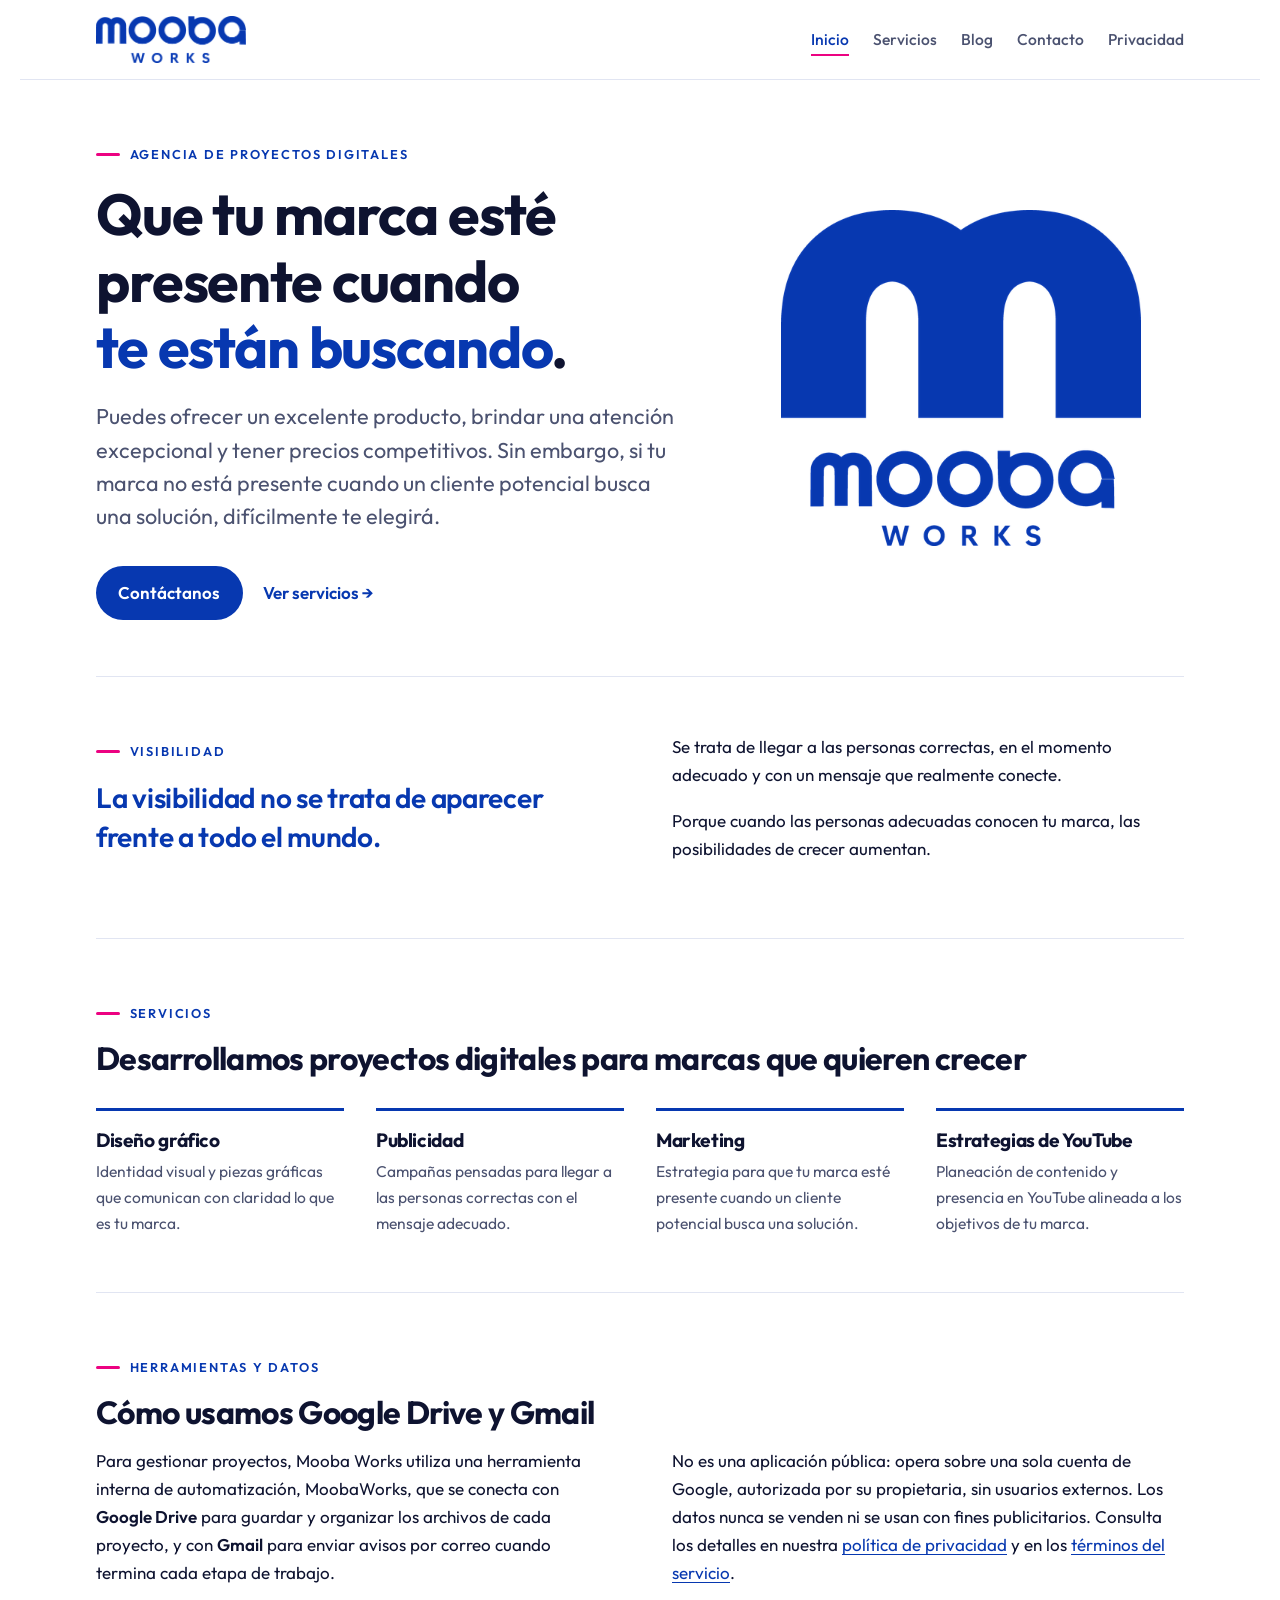
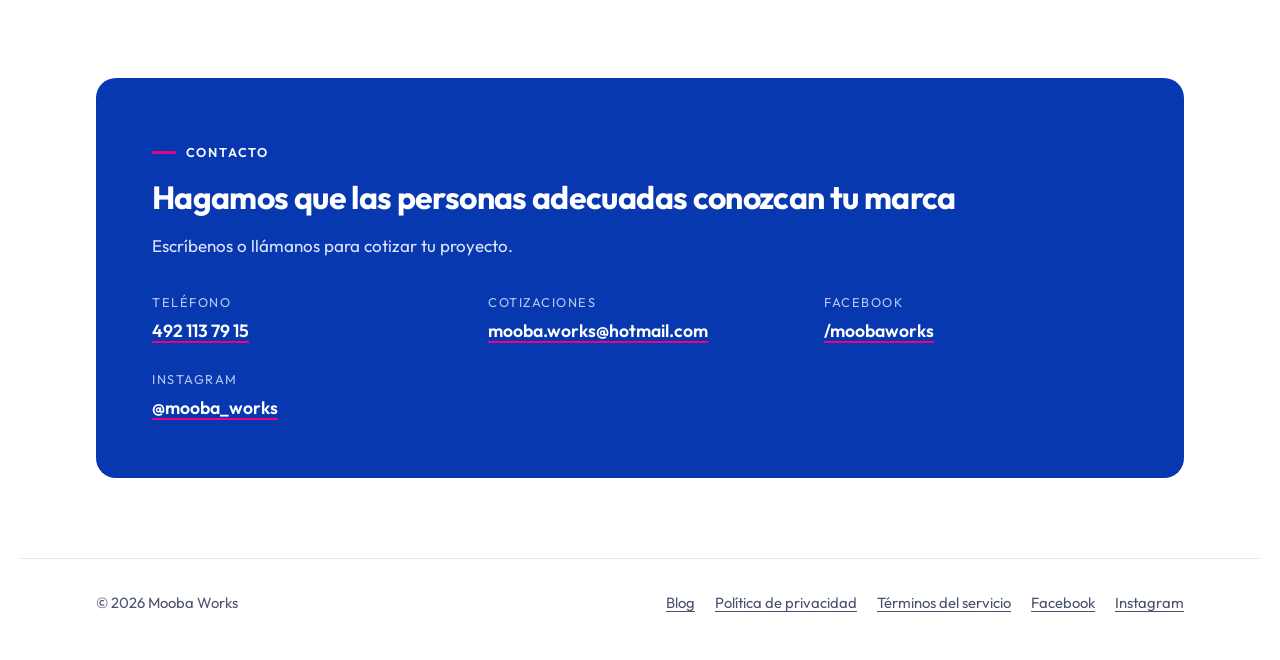
<file: index.html>
<!doctype html>
<html lang="es">
<head>
  <meta charset="utf-8">
  <meta name="viewport" content="width=device-width, initial-scale=1">
  <title>Mooba Works — Diseño gráfico, publicidad, marketing y estrategias de YouTube</title>
  <meta name="description" content="Mooba Works es una agencia de desarrollo de proyectos digitales: diseño gráfico, publicidad, marketing y estrategias de YouTube para que tu marca llegue a las personas correctas.">
  <link rel="canonical" href="https://www.moobaworks.com/">
  <link rel="icon" type="image/png" href="img/favicon.png">
  <link rel="apple-touch-icon" href="img/apple-touch-icon.png">
  <meta property="og:type" content="website">
  <meta property="og:title" content="Mooba Works — Agencia de proyectos digitales">
  <meta property="og:description" content="Diseño gráfico, publicidad, marketing y estrategias de YouTube.">
  <meta property="og:url" content="https://www.moobaworks.com/">
  <meta property="og:image" content="https://www.moobaworks.com/img/logo-moobaworks@2x.png">
  <meta property="og:locale" content="es_MX">
  <link rel="preconnect" href="https://fonts.googleapis.com">
  <link rel="preconnect" href="https://fonts.gstatic.com" crossorigin>
  <link rel="stylesheet" href="https://fonts.googleapis.com/css2?family=Outfit:wght@400;500;600;700&display=swap">
  <link rel="stylesheet" href="estilos.css">
  <script type="application/ld+json">
  {
    "@context": "https://schema.org",
    "@type": "Organization",
    "@id": "https://www.moobaworks.com/#organizacion",
    "name": "Mooba Works",
    "alternateName": "MoobaWorks",
    "url": "https://www.moobaworks.com/",
    "logo": "https://www.moobaworks.com/img/logo-moobaworks@2x.png",
    "description": "Agencia de desarrollo de proyectos digitales: diseño gráfico, publicidad, marketing y estrategias de YouTube.",
    "telephone": "+52 492 113 7915",
    "email": "mooba.works@hotmail.com",
    "sameAs": [
      "https://www.facebook.com/moobaworks",
      "https://www.instagram.com/mooba_works/"
    ],
    "knowsAbout": ["Diseño gráfico", "Publicidad", "Marketing digital", "Estrategias de YouTube"]
  }
  </script>
</head>
<body>
  <header class="encabezado">
    <div class="contenedor">
      <a class="marca" href="./"><img src="img/wordmark-moobaworks.png" srcset="img/wordmark-moobaworks.png 1x, img/wordmark-moobaworks@2x.png 2x" width="320" height="101" alt="Mooba Works"></a>
      <nav aria-label="Principal">
        <ul class="nav">
          <li><a href="./" aria-current="page">Inicio</a></li>
          <li><a href="#servicios">Servicios</a></li>
          <li><a href="blog/">Blog</a></li>
          <li><a href="#contacto">Contacto</a></li>
          <li><a href="privacidad.html">Privacidad</a></li>
        </ul>
      </nav>
    </div>
  </header>

  <main class="contenedor">
    <section class="portada">
      <div>
        <p class="antetitulo">Agencia de proyectos digitales</p>
        <h1>Que tu marca esté presente cuando <span class="resaltado">te están buscando</span>.</h1>
        <p class="lede">Puedes ofrecer un excelente producto, brindar una atención excepcional y tener precios competitivos. Sin embargo, si tu marca no está presente cuando un cliente potencial busca una solución, difícilmente te elegirá.</p>
        <div class="acciones">
          <a class="boton" href="#contacto">Contáctanos</a>
          <a class="boton-secundario" href="#servicios">Ver servicios →</a>
        </div>
      </div>
      <img class="portada-logo" src="img/logo-moobaworks.png" srcset="img/logo-moobaworks.png 1x, img/logo-moobaworks@2x.png 2x" width="480" height="447" alt="" aria-hidden="true">
    </section>

    <section class="seccion dos-columnas">
      <div>
        <p class="antetitulo">Visibilidad</p>
        <p class="cita">La visibilidad no se trata de aparecer frente a todo el mundo.</p>
      </div>
      <div>
        <p>Se trata de llegar a las personas correctas, en el momento adecuado y con un mensaje que realmente conecte.</p>
        <p>Porque cuando las personas adecuadas conocen tu marca, las posibilidades de crecer aumentan.</p>
      </div>
    </section>

    <section class="seccion" id="servicios">
      <p class="antetitulo">Servicios</p>
      <h2>Desarrollamos proyectos digitales para marcas que quieren crecer</h2>
      <ul class="servicios">
        <li>
          <h3>Diseño gráfico</h3>
          <p>Identidad visual y piezas gráficas que comunican con claridad lo que es tu marca.</p>
        </li>
        <li>
          <h3>Publicidad</h3>
          <p>Campañas pensadas para llegar a las personas correctas con el mensaje adecuado.</p>
        </li>
        <li>
          <h3>Marketing</h3>
          <p>Estrategia para que tu marca esté presente cuando un cliente potencial busca una solución.</p>
        </li>
        <li>
          <h3>Estrategias de YouTube</h3>
          <p>Planeación de contenido y presencia en YouTube alineada a los objetivos de tu marca.</p>
        </li>
      </ul>
    </section>

    <section class="seccion">
      <p class="antetitulo">Herramientas y datos</p>
      <h2>Cómo usamos Google Drive y Gmail</h2>
      <div class="dos-columnas">
        <p>Para gestionar proyectos, Mooba Works utiliza una herramienta interna de automatización, MoobaWorks, que se conecta con <strong>Google Drive</strong> para guardar y organizar los archivos de cada proyecto, y con <strong>Gmail</strong> para enviar avisos por correo cuando termina cada etapa de trabajo.</p>
        <p>No es una aplicación pública: opera sobre una sola cuenta de Google, autorizada por su propietaria, sin usuarios externos. Los datos nunca se venden ni se usan con fines publicitarios. Consulta los detalles en nuestra <a href="privacidad.html">política de privacidad</a> y en los <a href="terminos.html">términos del servicio</a>.</p>
      </div>
    </section>

    <section class="contacto" id="contacto">
      <p class="antetitulo">Contacto</p>
      <h2>Hagamos que las personas adecuadas conozcan tu marca</h2>
      <p>Escríbenos o llámanos para cotizar tu proyecto.</p>
      <ul class="datos-contacto">
        <li><span>Teléfono</span><a href="tel:+524921137915">492 113 79 15</a></li>
        <li><span>Cotizaciones</span><a href="mailto:mooba.works@hotmail.com">mooba.works@hotmail.com</a></li>
        <li><span>Facebook</span><a href="https://www.facebook.com/moobaworks" rel="me">/moobaworks</a></li>
        <li><span>Instagram</span><a href="https://www.instagram.com/mooba_works/" rel="me">@mooba_works</a></li>
      </ul>
    </section>
  </main>

  <footer class="pie">
    <div class="contenedor">
      <p>© 2026 Mooba Works</p>
      <ul class="pie-enlaces">
        <li><a href="blog/">Blog</a></li>
        <li><a href="privacidad.html">Política de privacidad</a></li>
        <li><a href="terminos.html">Términos del servicio</a></li>
        <li><a href="https://www.facebook.com/moobaworks">Facebook</a></li>
        <li><a href="https://www.instagram.com/mooba_works/">Instagram</a></li>
      </ul>
    </div>
  </footer>
</body>
</html>
</file>
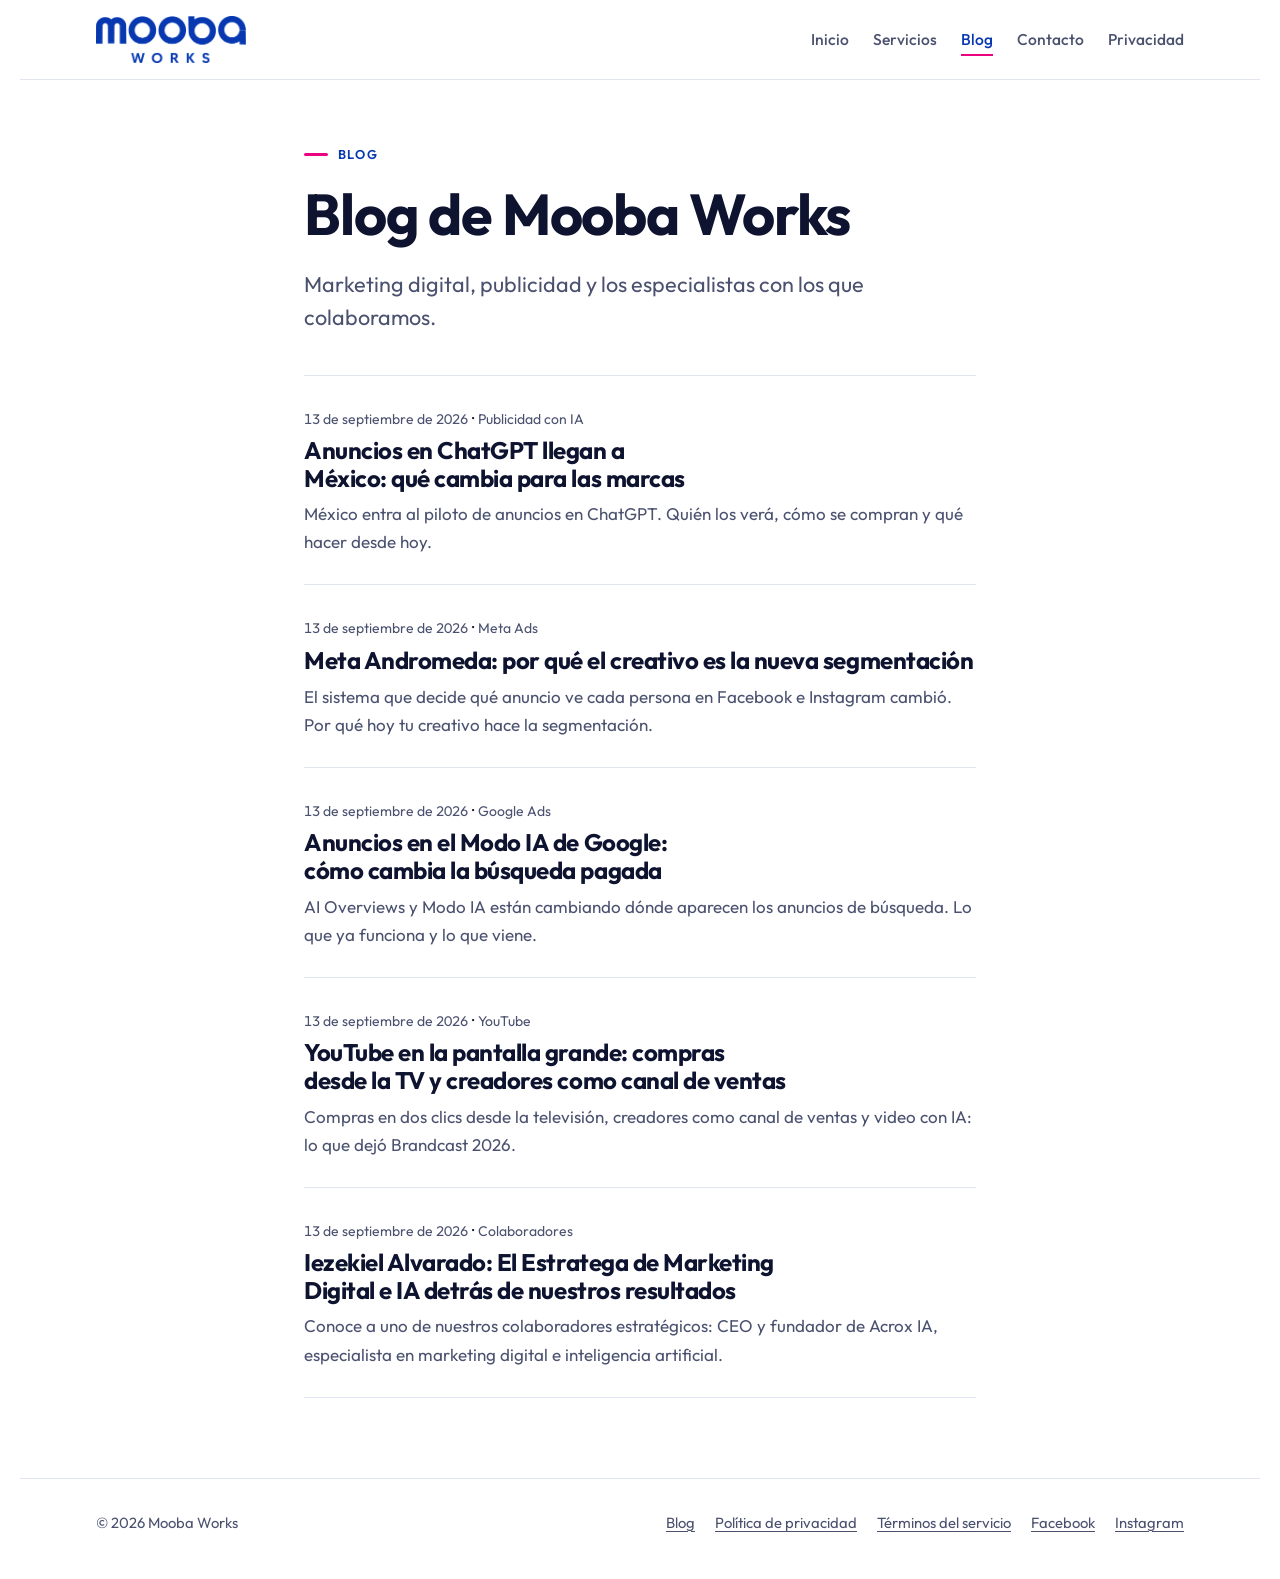
<file: blog/index.html>
<!doctype html>
<html lang="es">
<head>
  <meta charset="utf-8">
  <meta name="viewport" content="width=device-width, initial-scale=1">
  <title>Blog — Mooba Works</title>
  <meta name="description" content="Blog de Mooba Works: marketing digital, publicidad, diseño y los especialistas con los que colaboramos.">
  <link rel="canonical" href="https://www.moobaworks.com/blog/">
  <link rel="icon" type="image/png" href="../img/favicon.png">
  <link rel="apple-touch-icon" href="../img/apple-touch-icon.png">
  <link rel="preconnect" href="https://fonts.googleapis.com">
  <link rel="preconnect" href="https://fonts.gstatic.com" crossorigin>
  <link rel="stylesheet" href="https://fonts.googleapis.com/css2?family=Outfit:wght@400;500;600;700&display=swap">
  <link rel="stylesheet" href="../estilos.css">
</head>
<body>
  <header class="encabezado">
    <div class="contenedor">
      <a class="marca" href="../"><img src="../img/wordmark-moobaworks.png" srcset="../img/wordmark-moobaworks.png 1x, ../img/wordmark-moobaworks@2x.png 2x" width="320" height="101" alt="Mooba Works"></a>
      <nav aria-label="Principal">
        <ul class="nav">
          <li><a href="../">Inicio</a></li>
          <li><a href="../#servicios">Servicios</a></li>
          <li><a href="./" aria-current="page">Blog</a></li>
          <li><a href="../#contacto">Contacto</a></li>
          <li><a href="../privacidad.html">Privacidad</a></li>
        </ul>
      </nav>
    </div>
  </header>

  <main class="contenedor">
    <div class="lectura">
      <p class="antetitulo">Blog</p>
      <h1>Blog de Mooba Works</h1>
      <p class="lede">Marketing digital, publicidad y los especialistas con los que colaboramos.</p>

      <ul class="listado">
        <li>
          <time class="fecha" datetime="2026-09-13">13 de septiembre de 2026</time> · <span class="fecha">Publicidad con IA</span>
          <h2><a href="anuncios-en-chatgpt-mexico.html">Anuncios en ChatGPT llegan a México: qué cambia para las marcas</a></h2>
          <p>México entra al piloto de anuncios en ChatGPT. Quién los verá, cómo se compran y qué hacer desde hoy.</p>
        </li>
        <li>
          <time class="fecha" datetime="2026-09-13">13 de septiembre de 2026</time> · <span class="fecha">Meta Ads</span>
          <h2><a href="meta-andromeda-el-creativo-es-la-nueva-segmentacion.html">Meta Andromeda: por qué el creativo es la nueva segmentación</a></h2>
          <p>El sistema que decide qué anuncio ve cada persona en Facebook e Instagram cambió. Por qué hoy tu creativo hace la segmentación.</p>
        </li>
        <li>
          <time class="fecha" datetime="2026-09-13">13 de septiembre de 2026</time> · <span class="fecha">Google Ads</span>
          <h2><a href="anuncios-modo-ia-google-busqueda-pagada.html">Anuncios en el Modo IA de Google: cómo cambia la búsqueda pagada</a></h2>
          <p>AI Overviews y Modo IA están cambiando dónde aparecen los anuncios de búsqueda. Lo que ya funciona y lo que viene.</p>
        </li>
        <li>
          <time class="fecha" datetime="2026-09-13">13 de septiembre de 2026</time> · <span class="fecha">YouTube</span>
          <h2><a href="youtube-tv-compras-creadores-brandcast-2026.html">YouTube en la pantalla grande: compras desde la TV y creadores como canal de ventas</a></h2>
          <p>Compras en dos clics desde la televisión, creadores como canal de ventas y video con IA: lo que dejó Brandcast 2026.</p>
        </li>
        <li>
          <time class="fecha" datetime="2026-09-13">13 de septiembre de 2026</time> · <span class="fecha">Colaboradores</span>
          <h2><a href="iezekiel-alvarado-estratega-marketing-digital-ia.html">Iezekiel Alvarado: El Estratega de Marketing Digital e IA detrás de nuestros resultados</a></h2>
          <p>Conoce a uno de nuestros colaboradores estratégicos: CEO y fundador de Acrox IA, especialista en marketing digital e inteligencia artificial.</p>
        </li>
      </ul>
    </div>
  </main>

  <footer class="pie">
    <div class="contenedor">
      <p>© 2026 Mooba Works</p>
      <ul class="pie-enlaces">
        <li><a href="./">Blog</a></li>
        <li><a href="../privacidad.html">Política de privacidad</a></li>
        <li><a href="../terminos.html">Términos del servicio</a></li>
        <li><a href="https://www.facebook.com/moobaworks">Facebook</a></li>
        <li><a href="https://www.instagram.com/mooba_works/">Instagram</a></li>
      </ul>
    </div>
  </footer>
</body>
</html>
</file>
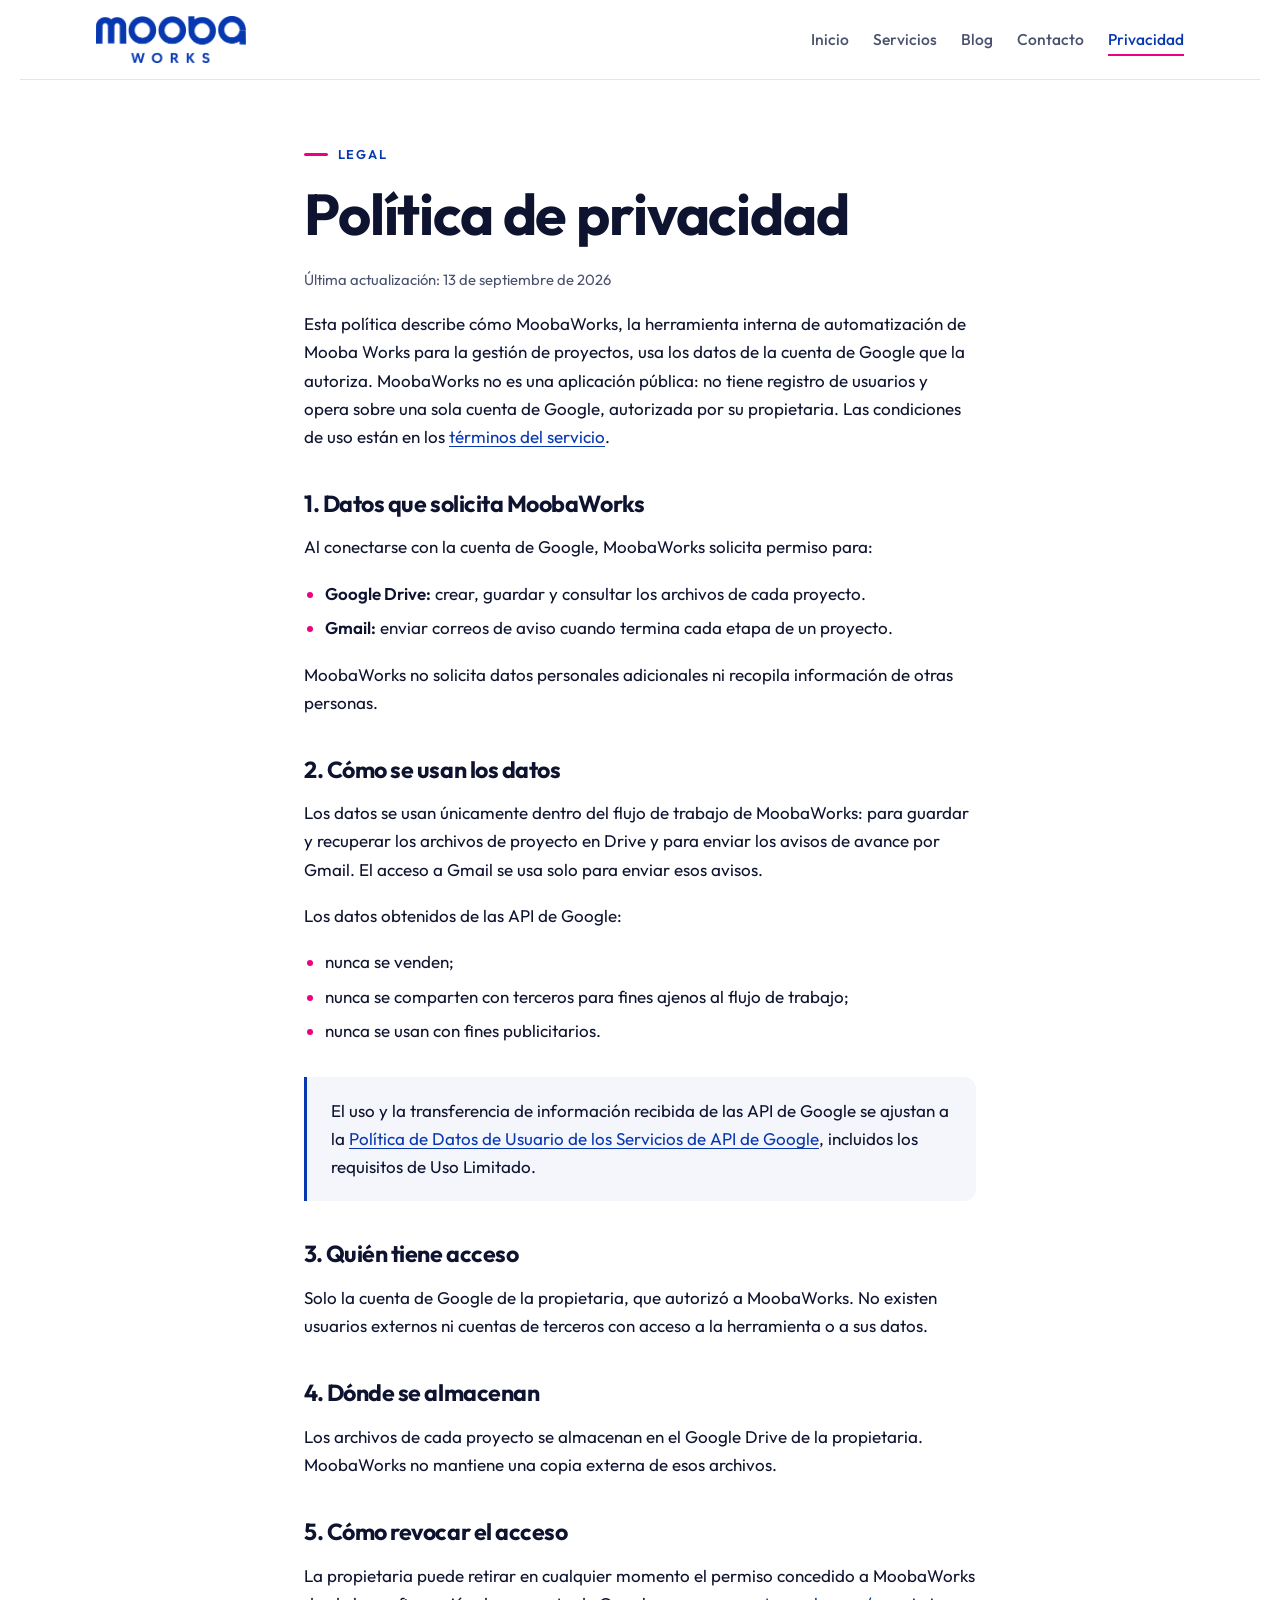
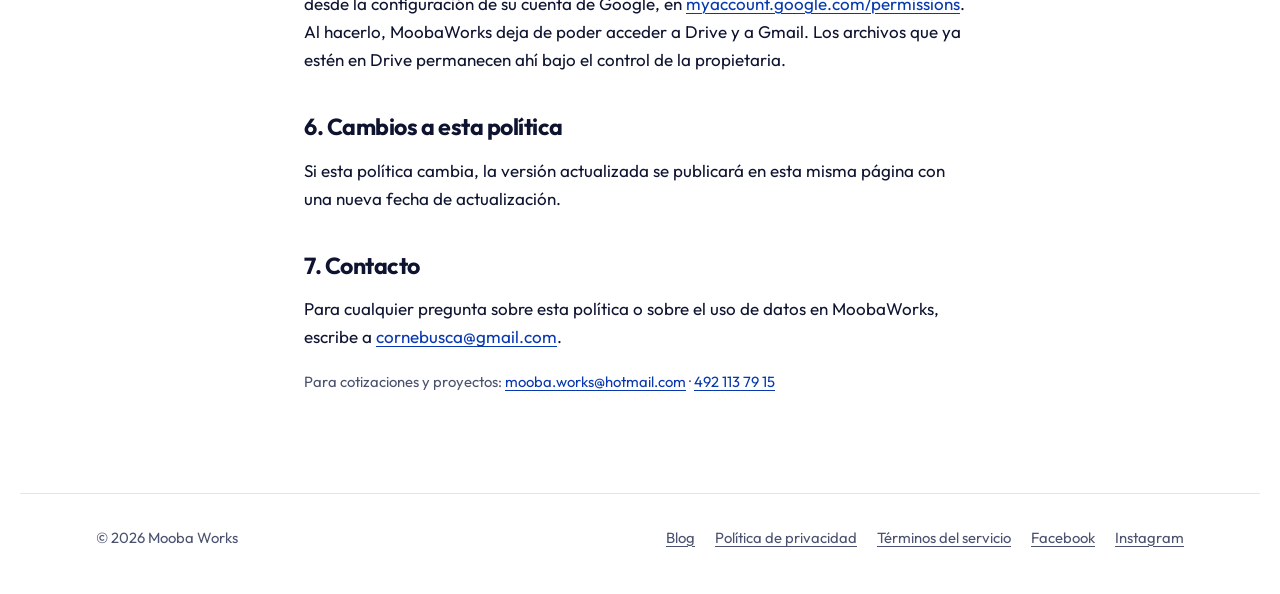
<file: privacidad.html>
<!doctype html>
<html lang="es">
<head>
  <meta charset="utf-8">
  <meta name="viewport" content="width=device-width, initial-scale=1">
  <title>Política de privacidad — Mooba Works</title>
  <meta name="description" content="Política de privacidad de MoobaWorks, la herramienta interna de Mooba Works: qué datos de Google Drive y Gmail usa, cómo se usan, quién tiene acceso y dónde se almacenan.">
  <link rel="canonical" href="https://www.moobaworks.com/privacidad.html">
  <link rel="icon" type="image/png" href="img/favicon.png">
  <link rel="apple-touch-icon" href="img/apple-touch-icon.png">
  <link rel="preconnect" href="https://fonts.googleapis.com">
  <link rel="preconnect" href="https://fonts.gstatic.com" crossorigin>
  <link rel="stylesheet" href="https://fonts.googleapis.com/css2?family=Outfit:wght@400;500;600;700&display=swap">
  <link rel="stylesheet" href="estilos.css">
</head>
<body>
  <header class="encabezado">
    <div class="contenedor">
      <a class="marca" href="./"><img src="img/wordmark-moobaworks.png" srcset="img/wordmark-moobaworks.png 1x, img/wordmark-moobaworks@2x.png 2x" width="320" height="101" alt="Mooba Works"></a>
      <nav aria-label="Principal">
        <ul class="nav">
          <li><a href="./">Inicio</a></li>
          <li><a href="./#servicios">Servicios</a></li>
          <li><a href="blog/">Blog</a></li>
          <li><a href="./#contacto">Contacto</a></li>
          <li><a href="privacidad.html" aria-current="page">Privacidad</a></li>
        </ul>
      </nav>
    </div>
  </header>

  <main class="contenedor">
    <article class="lectura documento">
      <p class="antetitulo">Legal</p>
      <h1>Política de privacidad</h1>
      <p class="nota">Última actualización: 13 de septiembre de 2026</p>

      <p>Esta política describe cómo MoobaWorks, la herramienta interna de automatización de Mooba Works para la gestión de proyectos, usa los datos de la cuenta de Google que la autoriza. MoobaWorks no es una aplicación pública: no tiene registro de usuarios y opera sobre una sola cuenta de Google, autorizada por su propietaria. Las condiciones de uso están en los <a href="terminos.html">términos del servicio</a>.</p>

      <h2>1. Datos que solicita MoobaWorks</h2>
      <p>Al conectarse con la cuenta de Google, MoobaWorks solicita permiso para:</p>
      <ul>
        <li><strong>Google Drive:</strong> crear, guardar y consultar los archivos de cada proyecto.</li>
        <li><strong>Gmail:</strong> enviar correos de aviso cuando termina cada etapa de un proyecto.</li>
      </ul>
      <p>MoobaWorks no solicita datos personales adicionales ni recopila información de otras personas.</p>

      <h2>2. Cómo se usan los datos</h2>
      <p>Los datos se usan únicamente dentro del flujo de trabajo de MoobaWorks: para guardar y recuperar los archivos de proyecto en Drive y para enviar los avisos de avance por Gmail. El acceso a Gmail se usa solo para enviar esos avisos.</p>
      <p>Los datos obtenidos de las API de Google:</p>
      <ul>
        <li>nunca se venden;</li>
        <li>nunca se comparten con terceros para fines ajenos al flujo de trabajo;</li>
        <li>nunca se usan con fines publicitarios.</li>
      </ul>
      <div class="recuadro">
        <p>El uso y la transferencia de información recibida de las API de Google se ajustan a la <a href="https://developers.google.com/terms/api-services-user-data-policy">Política de Datos de Usuario de los Servicios de API de Google</a>, incluidos los requisitos de Uso Limitado.</p>
      </div>

      <h2>3. Quién tiene acceso</h2>
      <p>Solo la cuenta de Google de la propietaria, que autorizó a MoobaWorks. No existen usuarios externos ni cuentas de terceros con acceso a la herramienta o a sus datos.</p>

      <h2>4. Dónde se almacenan</h2>
      <p>Los archivos de cada proyecto se almacenan en el Google Drive de la propietaria. MoobaWorks no mantiene una copia externa de esos archivos.</p>

      <h2>5. Cómo revocar el acceso</h2>
      <p>La propietaria puede retirar en cualquier momento el permiso concedido a MoobaWorks desde la configuración de su cuenta de Google, en <a href="https://myaccount.google.com/permissions">myaccount.google.com/permissions</a>. Al hacerlo, MoobaWorks deja de poder acceder a Drive y a Gmail. Los archivos que ya estén en Drive permanecen ahí bajo el control de la propietaria.</p>

      <h2>6. Cambios a esta política</h2>
      <p>Si esta política cambia, la versión actualizada se publicará en esta misma página con una nueva fecha de actualización.</p>

      <h2>7. Contacto</h2>
      <p>Para cualquier pregunta sobre esta política o sobre el uso de datos en MoobaWorks, escribe a <a href="mailto:cornebusca@gmail.com">cornebusca@gmail.com</a>.</p>
      <p class="nota">Para cotizaciones y proyectos: <a href="mailto:mooba.works@hotmail.com">mooba.works@hotmail.com</a> · <a href="tel:+524921137915">492 113 79 15</a></p>
    </article>
  </main>

  <footer class="pie">
    <div class="contenedor">
      <p>© 2026 Mooba Works</p>
      <ul class="pie-enlaces">
        <li><a href="blog/">Blog</a></li>
        <li><a href="privacidad.html">Política de privacidad</a></li>
        <li><a href="terminos.html">Términos del servicio</a></li>
        <li><a href="https://www.facebook.com/moobaworks">Facebook</a></li>
        <li><a href="https://www.instagram.com/mooba_works/">Instagram</a></li>
      </ul>
    </div>
  </footer>
</body>
</html>
</file>
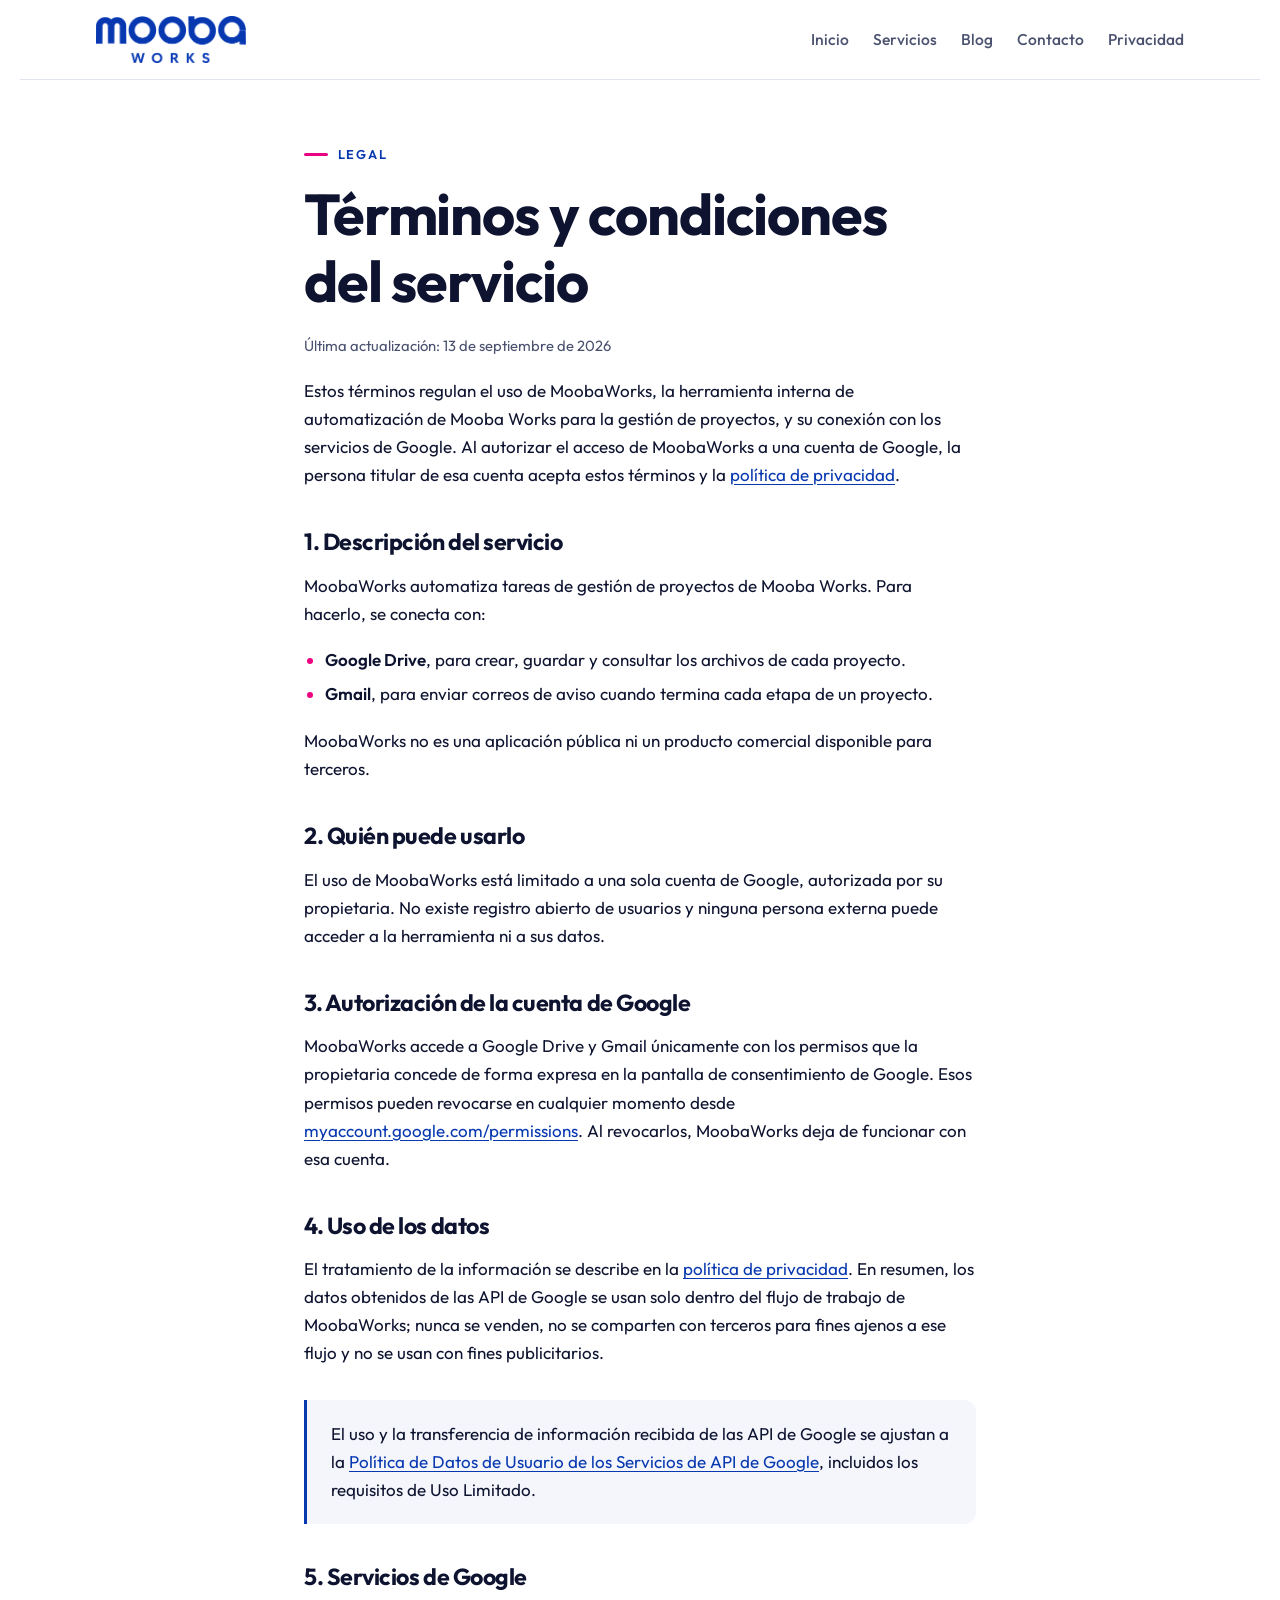
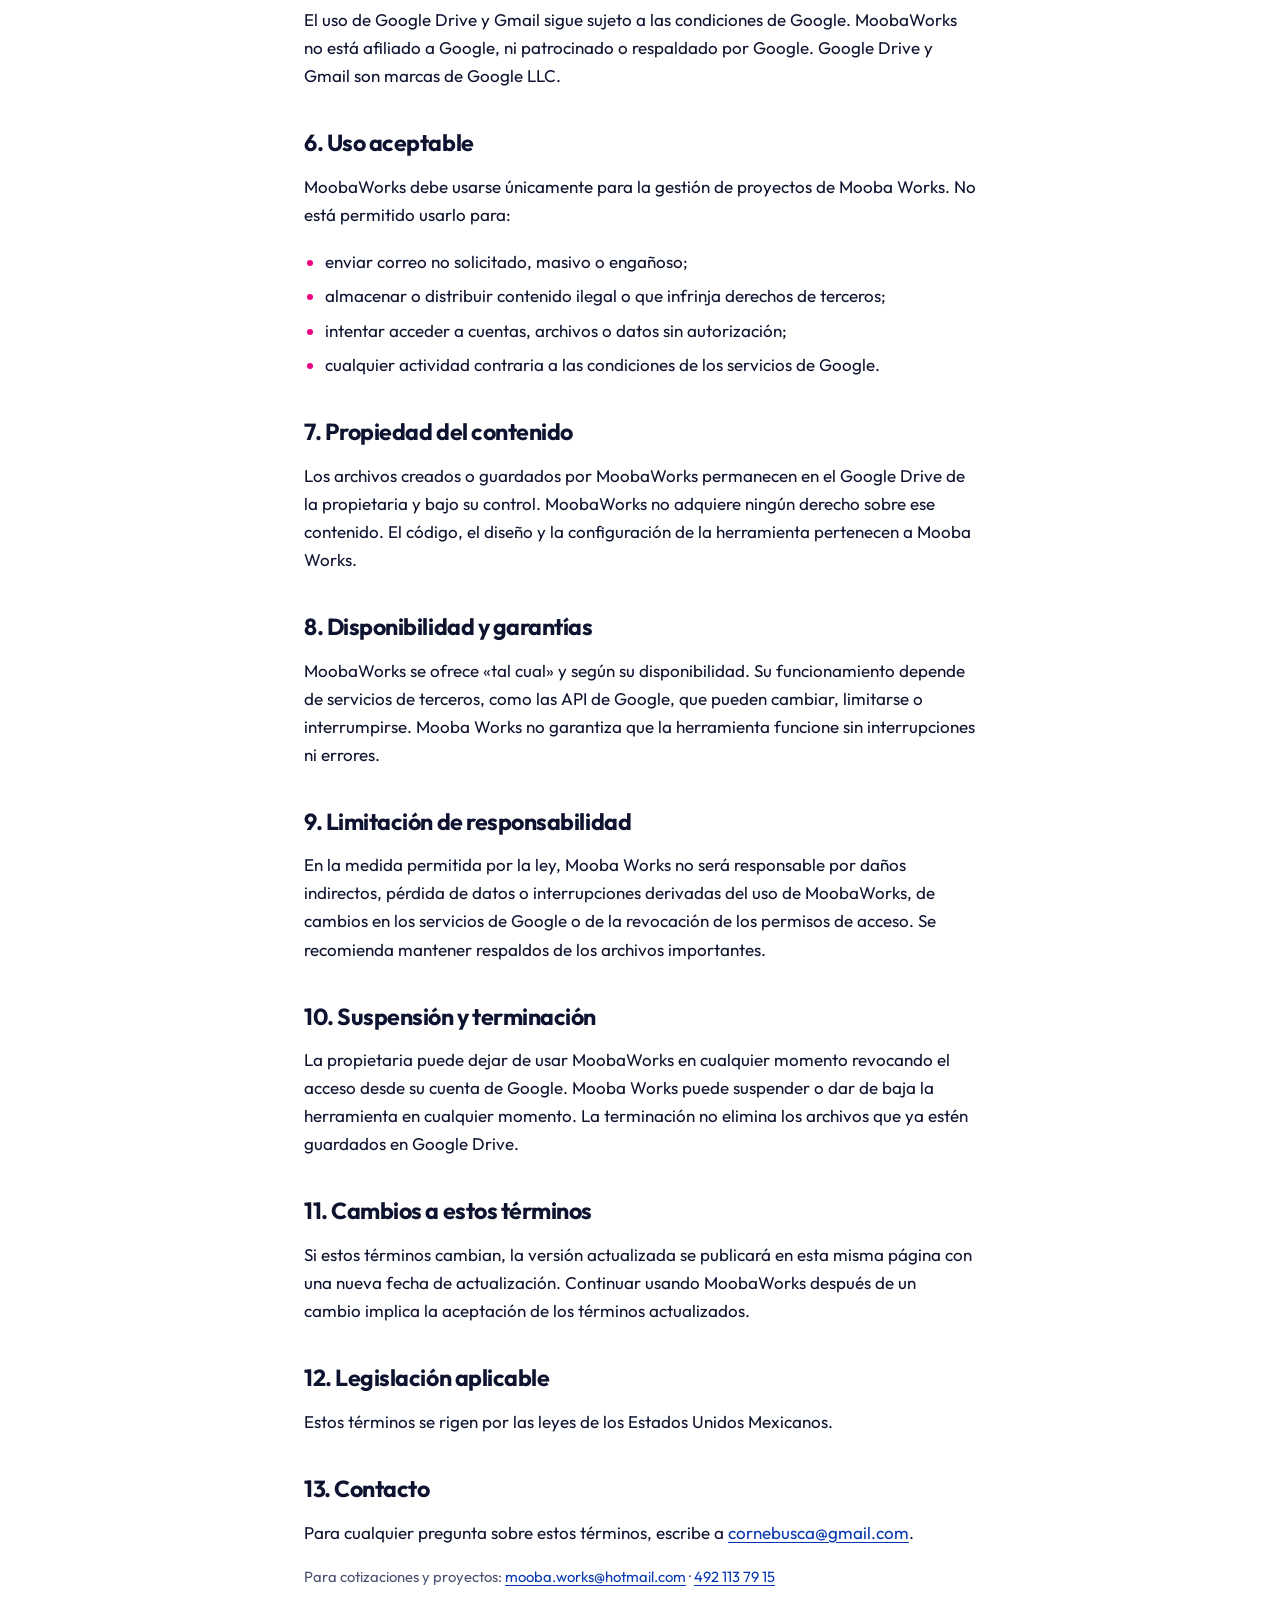
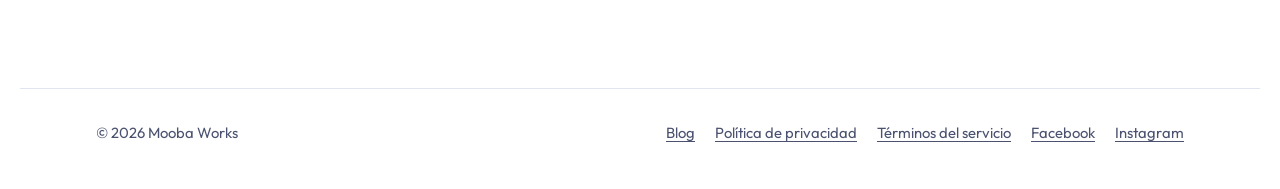
<file: terminos.html>
<!doctype html>
<html lang="es">
<head>
  <meta charset="utf-8">
  <meta name="viewport" content="width=device-width, initial-scale=1">
  <title>Términos y condiciones del servicio — Mooba Works</title>
  <meta name="description" content="Términos y condiciones del servicio de MoobaWorks, la herramienta interna de Mooba Works que se conecta con Google Drive y Gmail para la gestión de proyectos.">
  <link rel="canonical" href="https://www.moobaworks.com/terminos.html">
  <link rel="icon" type="image/png" href="img/favicon.png">
  <link rel="apple-touch-icon" href="img/apple-touch-icon.png">
  <link rel="preconnect" href="https://fonts.googleapis.com">
  <link rel="preconnect" href="https://fonts.gstatic.com" crossorigin>
  <link rel="stylesheet" href="https://fonts.googleapis.com/css2?family=Outfit:wght@400;500;600;700&display=swap">
  <link rel="stylesheet" href="estilos.css">
</head>
<body>
  <header class="encabezado">
    <div class="contenedor">
      <a class="marca" href="./"><img src="img/wordmark-moobaworks.png" srcset="img/wordmark-moobaworks.png 1x, img/wordmark-moobaworks@2x.png 2x" width="320" height="101" alt="Mooba Works"></a>
      <nav aria-label="Principal">
        <ul class="nav">
          <li><a href="./">Inicio</a></li>
          <li><a href="./#servicios">Servicios</a></li>
          <li><a href="blog/">Blog</a></li>
          <li><a href="./#contacto">Contacto</a></li>
          <li><a href="privacidad.html">Privacidad</a></li>
        </ul>
      </nav>
    </div>
  </header>

  <main class="contenedor">
    <article class="lectura documento">
      <p class="antetitulo">Legal</p>
      <h1>Términos y condiciones del servicio</h1>
      <p class="nota">Última actualización: 13 de septiembre de 2026</p>

      <p>Estos términos regulan el uso de MoobaWorks, la herramienta interna de automatización de Mooba Works para la gestión de proyectos, y su conexión con los servicios de Google. Al autorizar el acceso de MoobaWorks a una cuenta de Google, la persona titular de esa cuenta acepta estos términos y la <a href="privacidad.html">política de privacidad</a>.</p>

      <h2>1. Descripción del servicio</h2>
      <p>MoobaWorks automatiza tareas de gestión de proyectos de Mooba Works. Para hacerlo, se conecta con:</p>
      <ul>
        <li><strong>Google Drive</strong>, para crear, guardar y consultar los archivos de cada proyecto.</li>
        <li><strong>Gmail</strong>, para enviar correos de aviso cuando termina cada etapa de un proyecto.</li>
      </ul>
      <p>MoobaWorks no es una aplicación pública ni un producto comercial disponible para terceros.</p>

      <h2>2. Quién puede usarlo</h2>
      <p>El uso de MoobaWorks está limitado a una sola cuenta de Google, autorizada por su propietaria. No existe registro abierto de usuarios y ninguna persona externa puede acceder a la herramienta ni a sus datos.</p>

      <h2>3. Autorización de la cuenta de Google</h2>
      <p>MoobaWorks accede a Google Drive y Gmail únicamente con los permisos que la propietaria concede de forma expresa en la pantalla de consentimiento de Google. Esos permisos pueden revocarse en cualquier momento desde <a href="https://myaccount.google.com/permissions">myaccount.google.com/permissions</a>. Al revocarlos, MoobaWorks deja de funcionar con esa cuenta.</p>

      <h2>4. Uso de los datos</h2>
      <p>El tratamiento de la información se describe en la <a href="privacidad.html">política de privacidad</a>. En resumen, los datos obtenidos de las API de Google se usan solo dentro del flujo de trabajo de MoobaWorks; nunca se venden, no se comparten con terceros para fines ajenos a ese flujo y no se usan con fines publicitarios.</p>
      <div class="recuadro">
        <p>El uso y la transferencia de información recibida de las API de Google se ajustan a la <a href="https://developers.google.com/terms/api-services-user-data-policy">Política de Datos de Usuario de los Servicios de API de Google</a>, incluidos los requisitos de Uso Limitado.</p>
      </div>

      <h2>5. Servicios de Google</h2>
      <p>El uso de Google Drive y Gmail sigue sujeto a las condiciones de Google. MoobaWorks no está afiliado a Google, ni patrocinado o respaldado por Google. Google Drive y Gmail son marcas de Google LLC.</p>

      <h2>6. Uso aceptable</h2>
      <p>MoobaWorks debe usarse únicamente para la gestión de proyectos de Mooba Works. No está permitido usarlo para:</p>
      <ul>
        <li>enviar correo no solicitado, masivo o engañoso;</li>
        <li>almacenar o distribuir contenido ilegal o que infrinja derechos de terceros;</li>
        <li>intentar acceder a cuentas, archivos o datos sin autorización;</li>
        <li>cualquier actividad contraria a las condiciones de los servicios de Google.</li>
      </ul>

      <h2>7. Propiedad del contenido</h2>
      <p>Los archivos creados o guardados por MoobaWorks permanecen en el Google Drive de la propietaria y bajo su control. MoobaWorks no adquiere ningún derecho sobre ese contenido. El código, el diseño y la configuración de la herramienta pertenecen a Mooba Works.</p>

      <h2>8. Disponibilidad y garantías</h2>
      <p>MoobaWorks se ofrece «tal cual» y según su disponibilidad. Su funcionamiento depende de servicios de terceros, como las API de Google, que pueden cambiar, limitarse o interrumpirse. Mooba Works no garantiza que la herramienta funcione sin interrupciones ni errores.</p>

      <h2>9. Limitación de responsabilidad</h2>
      <p>En la medida permitida por la ley, Mooba Works no será responsable por daños indirectos, pérdida de datos o interrupciones derivadas del uso de MoobaWorks, de cambios en los servicios de Google o de la revocación de los permisos de acceso. Se recomienda mantener respaldos de los archivos importantes.</p>

      <h2>10. Suspensión y terminación</h2>
      <p>La propietaria puede dejar de usar MoobaWorks en cualquier momento revocando el acceso desde su cuenta de Google. Mooba Works puede suspender o dar de baja la herramienta en cualquier momento. La terminación no elimina los archivos que ya estén guardados en Google Drive.</p>

      <h2>11. Cambios a estos términos</h2>
      <p>Si estos términos cambian, la versión actualizada se publicará en esta misma página con una nueva fecha de actualización. Continuar usando MoobaWorks después de un cambio implica la aceptación de los términos actualizados.</p>

      <h2>12. Legislación aplicable</h2>
      <p>Estos términos se rigen por las leyes de los Estados Unidos Mexicanos.</p>

      <h2>13. Contacto</h2>
      <p>Para cualquier pregunta sobre estos términos, escribe a <a href="mailto:cornebusca@gmail.com">cornebusca@gmail.com</a>.</p>
      <p class="nota">Para cotizaciones y proyectos: <a href="mailto:mooba.works@hotmail.com">mooba.works@hotmail.com</a> · <a href="tel:+524921137915">492 113 79 15</a></p>
    </article>
  </main>

  <footer class="pie">
    <div class="contenedor">
      <p>© 2026 Mooba Works</p>
      <ul class="pie-enlaces">
        <li><a href="blog/">Blog</a></li>
        <li><a href="privacidad.html">Política de privacidad</a></li>
        <li><a href="terminos.html">Términos del servicio</a></li>
        <li><a href="https://www.facebook.com/moobaworks">Facebook</a></li>
        <li><a href="https://www.instagram.com/mooba_works/">Instagram</a></li>
      </ul>
    </div>
  </footer>
</body>
</html>
</file>
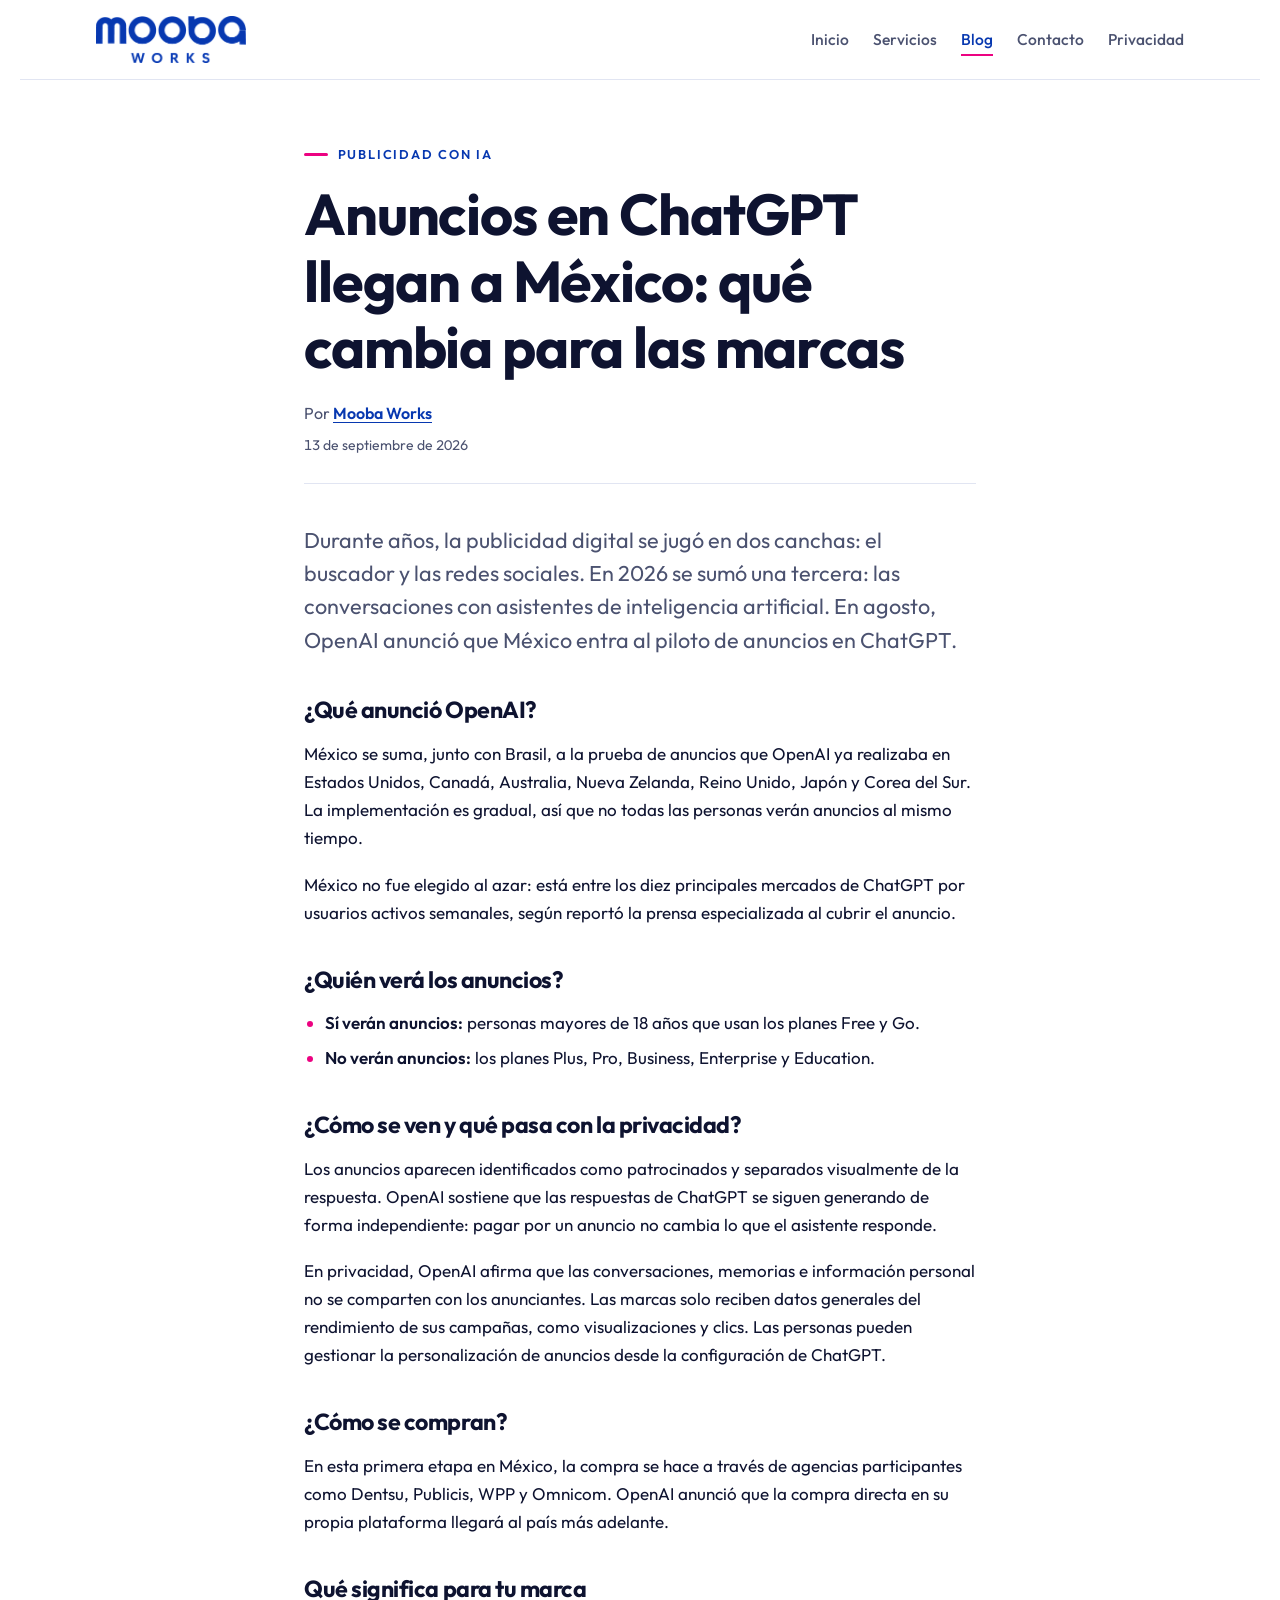
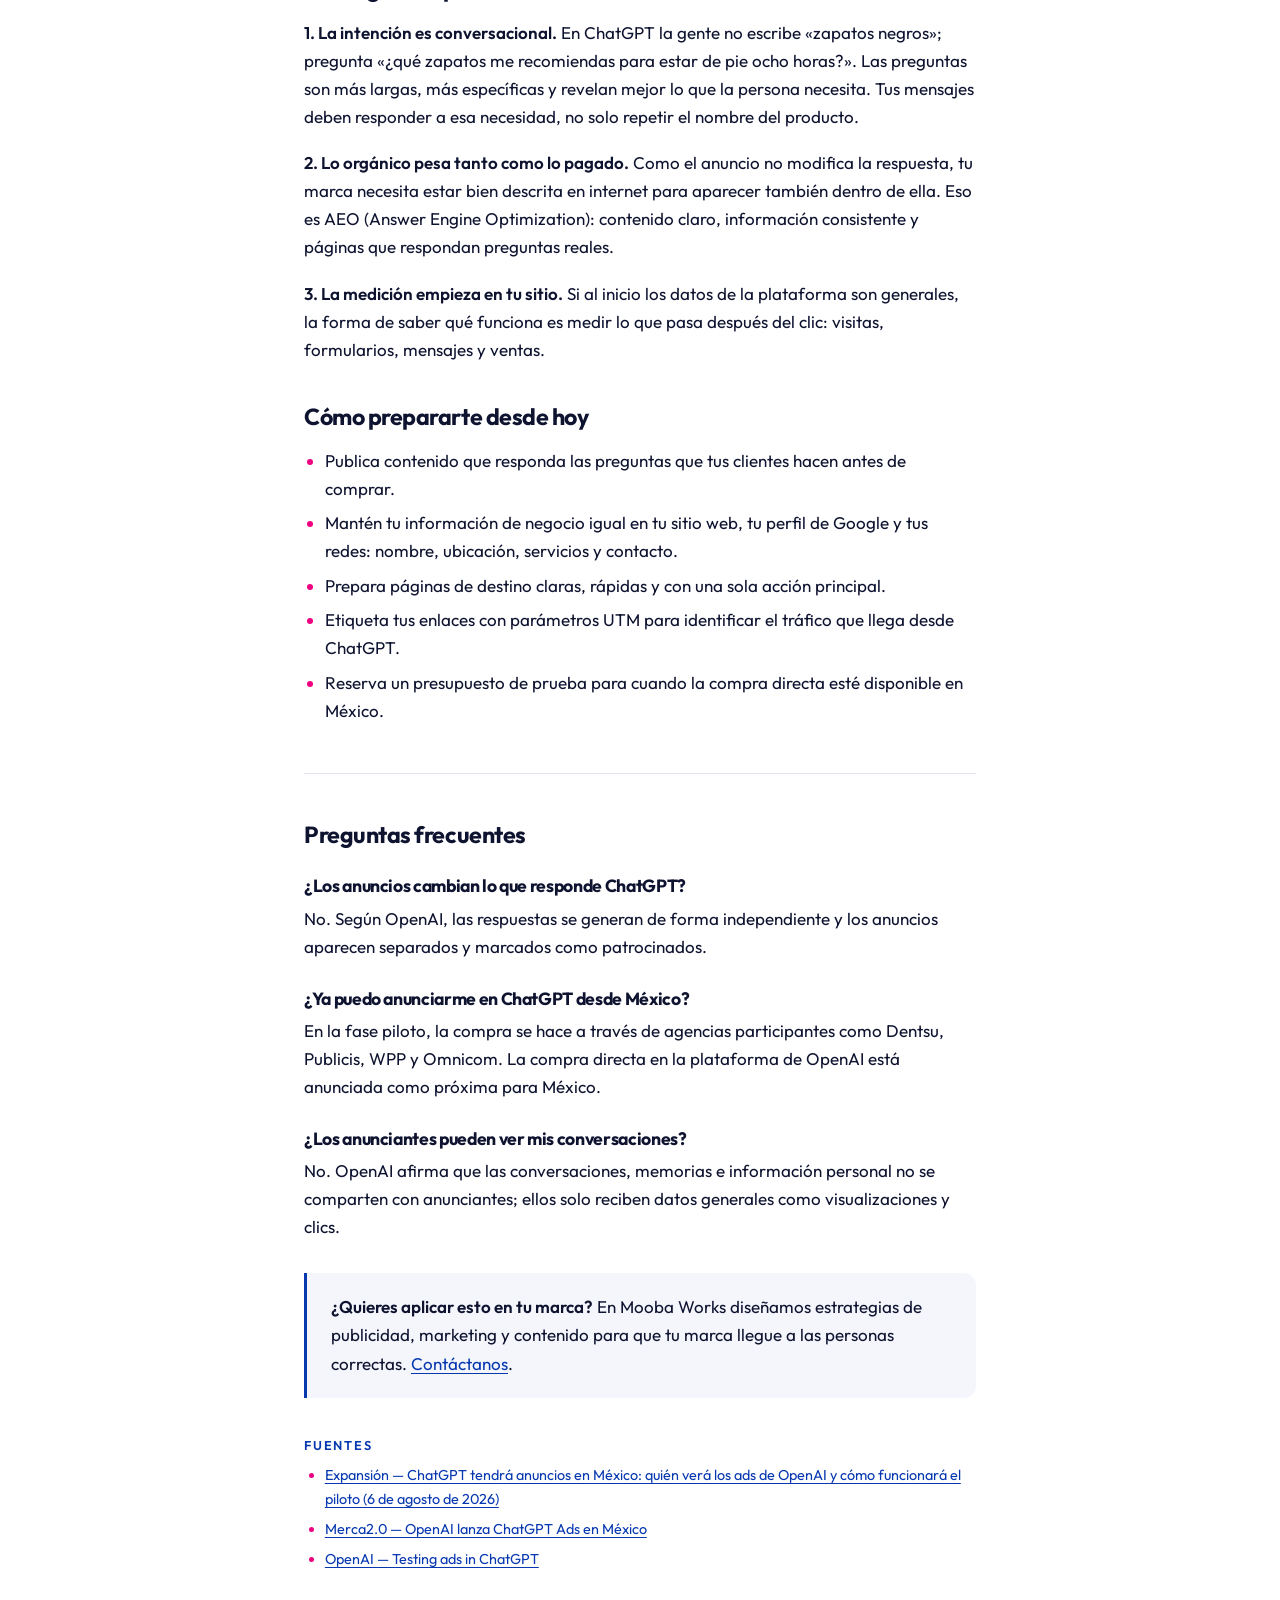
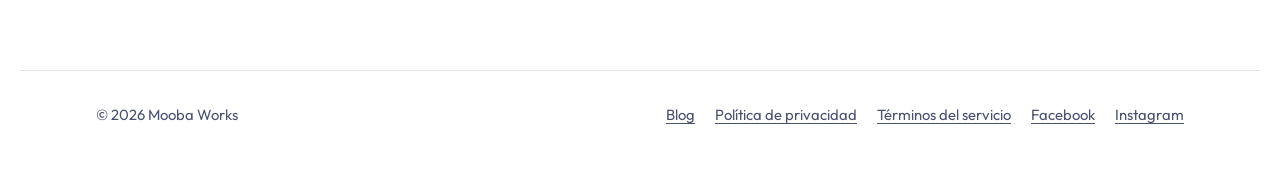
<file: blog/anuncios-en-chatgpt-mexico.html>
<!doctype html>
<html lang="es">
<head>
  <meta charset="utf-8">
  <meta name="viewport" content="width=device-width, initial-scale=1">
  <title>Anuncios en ChatGPT llegan a México: qué cambia para las marcas — Mooba Works</title>
  <meta name="description" content="OpenAI inició en agosto de 2026 el piloto de anuncios en ChatGPT en México. Quién los verá, cómo funcionan, qué pasa con la privacidad y cómo preparar tu marca.">
  <meta name="author" content="Mooba Works">
  <link rel="canonical" href="https://www.moobaworks.com/blog/anuncios-en-chatgpt-mexico.html">
  <link rel="icon" type="image/png" href="../img/favicon.png">
  <link rel="apple-touch-icon" href="../img/apple-touch-icon.png">
  <meta property="og:type" content="article">
  <meta property="og:title" content="Anuncios en ChatGPT llegan a México: qué cambia para las marcas">
  <meta property="og:description" content="OpenAI inició en agosto de 2026 el piloto de anuncios en ChatGPT en México. Quién los verá, cómo funcionan, qué pasa con la privacidad y cómo preparar tu marca.">
  <meta property="og:url" content="https://www.moobaworks.com/blog/anuncios-en-chatgpt-mexico.html">
  <meta property="og:image" content="https://www.moobaworks.com/img/logo-moobaworks@2x.png">
  <meta property="og:site_name" content="Mooba Works">
  <meta property="og:locale" content="es_MX">
  <meta property="article:published_time" content="2026-09-13">
  <meta property="article:author" content="Mooba Works">
  <link rel="preconnect" href="https://fonts.googleapis.com">
  <link rel="preconnect" href="https://fonts.gstatic.com" crossorigin>
  <link rel="stylesheet" href="https://fonts.googleapis.com/css2?family=Outfit:wght@400;500;600;700&display=swap">
  <link rel="stylesheet" href="../estilos.css">
  <script type="application/ld+json">
  {
    "@context": "https://schema.org",
    "@type": "BlogPosting",
    "headline": "Anuncios en ChatGPT llegan a México: qué cambia para las marcas",
    "description": "OpenAI inició en agosto de 2026 el piloto de anuncios en ChatGPT en México. Quién los verá, cómo funcionan, qué pasa con la privacidad y cómo preparar tu marca.",
    "datePublished": "2026-09-13",
    "dateModified": "2026-09-13",
    "inLanguage": "es",
    "url": "https://www.moobaworks.com/blog/anuncios-en-chatgpt-mexico.html",
    "mainEntityOfPage": {
      "@type": "WebPage",
      "@id": "https://www.moobaworks.com/blog/anuncios-en-chatgpt-mexico.html"
    },
    "image": "https://www.moobaworks.com/img/logo-moobaworks@2x.png",
    "keywords": [
      "ChatGPT Ads",
      "publicidad en ChatGPT",
      "OpenAI",
      "publicidad con inteligencia artificial",
      "México",
      "AEO"
    ],
    "wordCount": 493,
    "author": {
      "@type": "Organization",
      "@id": "https://www.moobaworks.com/#organizacion",
      "name": "Mooba Works",
      "url": "https://www.moobaworks.com/"
    },
    "publisher": {
      "@type": "Organization",
      "@id": "https://www.moobaworks.com/#organizacion",
      "name": "Mooba Works",
      "url": "https://www.moobaworks.com/",
      "logo": {
        "@type": "ImageObject",
        "url": "https://www.moobaworks.com/img/logo-moobaworks@2x.png"
      }
    },
    "citation": [
      "https://expansion.mx/tecnologia/2026/08/06/chatgpt-tendra-anuncios-en-mexico",
      "https://www.merca20.com/openai-lanza-chatgpt-ads-en-mexico-asi-funcionara-la-publicidad-sin-cambiar-las-respuesta/",
      "https://openai.com/index/testing-ads-in-chatgpt/"
    ]
  }
  </script>
  <script type="application/ld+json">
  {
    "@context": "https://schema.org",
    "@type": "FAQPage",
    "mainEntity": [
      {
        "@type": "Question",
        "name": "¿Los anuncios cambian lo que responde ChatGPT?",
        "acceptedAnswer": {
          "@type": "Answer",
          "text": "No. Según OpenAI, las respuestas se generan de forma independiente y los anuncios aparecen separados y marcados como patrocinados."
        }
      },
      {
        "@type": "Question",
        "name": "¿Ya puedo anunciarme en ChatGPT desde México?",
        "acceptedAnswer": {
          "@type": "Answer",
          "text": "En la fase piloto, la compra se hace a través de agencias participantes como Dentsu, Publicis, WPP y Omnicom. La compra directa en la plataforma de OpenAI está anunciada como próxima para México."
        }
      },
      {
        "@type": "Question",
        "name": "¿Los anunciantes pueden ver mis conversaciones?",
        "acceptedAnswer": {
          "@type": "Answer",
          "text": "No. OpenAI afirma que las conversaciones, memorias e información personal no se comparten con anunciantes; ellos solo reciben datos generales como visualizaciones y clics."
        }
      }
    ]
  }
  </script>
</head>
<body>
  <header class="encabezado">
    <div class="contenedor">
      <a class="marca" href="../"><img src="../img/wordmark-moobaworks.png" srcset="../img/wordmark-moobaworks.png 1x, ../img/wordmark-moobaworks@2x.png 2x" width="320" height="101" alt="Mooba Works"></a>
      <nav aria-label="Principal">
        <ul class="nav">
          <li><a href="../">Inicio</a></li>
          <li><a href="../#servicios">Servicios</a></li>
          <li><a href="./" aria-current="page">Blog</a></li>
          <li><a href="../#contacto">Contacto</a></li>
          <li><a href="../privacidad.html">Privacidad</a></li>
        </ul>
      </nav>
    </div>
  </header>

  <main class="contenedor">
    <article class="lectura documento">
      <header class="articulo-cabecera">
        <p class="antetitulo">Publicidad con IA</p>
        <h1>Anuncios en ChatGPT llegan a México: qué cambia para las marcas</h1>
        <p class="firma">Por <a href="../" rel="author">Mooba Works</a></p>
        <time class="fecha" datetime="2026-09-13">13 de septiembre de 2026</time>
      </header>

<p class="lede">Durante años, la publicidad digital se jugó en dos canchas: el buscador y las redes sociales. En 2026 se sumó una tercera: las conversaciones con asistentes de inteligencia artificial. En agosto, OpenAI anunció que México entra al piloto de anuncios en ChatGPT.</p>

<h2>¿Qué anunció OpenAI?</h2>
<p>México se suma, junto con Brasil, a la prueba de anuncios que OpenAI ya realizaba en Estados Unidos, Canadá, Australia, Nueva Zelanda, Reino Unido, Japón y Corea del Sur. La implementación es gradual, así que no todas las personas verán anuncios al mismo tiempo.</p>
<p>México no fue elegido al azar: está entre los diez principales mercados de ChatGPT por usuarios activos semanales, según reportó la prensa especializada al cubrir el anuncio.</p>

<h2>¿Quién verá los anuncios?</h2>
<ul>
  <li><strong>Sí verán anuncios:</strong> personas mayores de 18 años que usan los planes Free y Go.</li>
  <li><strong>No verán anuncios:</strong> los planes Plus, Pro, Business, Enterprise y Education.</li>
</ul>

<h2>¿Cómo se ven y qué pasa con la privacidad?</h2>
<p>Los anuncios aparecen identificados como patrocinados y separados visualmente de la respuesta. OpenAI sostiene que las respuestas de ChatGPT se siguen generando de forma independiente: pagar por un anuncio no cambia lo que el asistente responde.</p>
<p>En privacidad, OpenAI afirma que las conversaciones, memorias e información personal no se comparten con los anunciantes. Las marcas solo reciben datos generales del rendimiento de sus campañas, como visualizaciones y clics. Las personas pueden gestionar la personalización de anuncios desde la configuración de ChatGPT.</p>

<h2>¿Cómo se compran?</h2>
<p>En esta primera etapa en México, la compra se hace a través de agencias participantes como Dentsu, Publicis, WPP y Omnicom. OpenAI anunció que la compra directa en su propia plataforma llegará al país más adelante.</p>

<h2>Qué significa para tu marca</h2>
<p><strong>1. La intención es conversacional.</strong> En ChatGPT la gente no escribe «zapatos negros»; pregunta «¿qué zapatos me recomiendas para estar de pie ocho horas?». Las preguntas son más largas, más específicas y revelan mejor lo que la persona necesita. Tus mensajes deben responder a esa necesidad, no solo repetir el nombre del producto.</p>
<p><strong>2. Lo orgánico pesa tanto como lo pagado.</strong> Como el anuncio no modifica la respuesta, tu marca necesita estar bien descrita en internet para aparecer también dentro de ella. Eso es AEO (Answer Engine Optimization): contenido claro, información consistente y páginas que respondan preguntas reales.</p>
<p><strong>3. La medición empieza en tu sitio.</strong> Si al inicio los datos de la plataforma son generales, la forma de saber qué funciona es medir lo que pasa después del clic: visitas, formularios, mensajes y ventas.</p>

<h2>Cómo prepararte desde hoy</h2>
<ul>
  <li>Publica contenido que responda las preguntas que tus clientes hacen antes de comprar.</li>
  <li>Mantén tu información de negocio igual en tu sitio web, tu perfil de Google y tus redes: nombre, ubicación, servicios y contacto.</li>
  <li>Prepara páginas de destino claras, rápidas y con una sola acción principal.</li>
  <li>Etiqueta tus enlaces con parámetros UTM para identificar el tráfico que llega desde ChatGPT.</li>
  <li>Reserva un presupuesto de prueba para cuando la compra directa esté disponible en México.</li>
</ul>

      <section class="preguntas">
<h2>Preguntas frecuentes</h2>
<h3>¿Los anuncios cambian lo que responde ChatGPT?</h3>
<p>No. Según OpenAI, las respuestas se generan de forma independiente y los anuncios aparecen separados y marcados como patrocinados.</p>
<h3>¿Ya puedo anunciarme en ChatGPT desde México?</h3>
<p>En la fase piloto, la compra se hace a través de agencias participantes como Dentsu, Publicis, WPP y Omnicom. La compra directa en la plataforma de OpenAI está anunciada como próxima para México.</p>
<h3>¿Los anunciantes pueden ver mis conversaciones?</h3>
<p>No. OpenAI afirma que las conversaciones, memorias e información personal no se comparten con anunciantes; ellos solo reciben datos generales como visualizaciones y clics.</p>
      </section>

      <aside class="recuadro">
        <p><strong>¿Quieres aplicar esto en tu marca?</strong> En Mooba Works diseñamos estrategias de publicidad, marketing y contenido para que tu marca llegue a las personas correctas. <a href="../#contacto">Contáctanos</a>.</p>
      </aside>

      <section class="fuentes">
        <h2>Fuentes</h2>
        <ul>
  <li><a href="https://expansion.mx/tecnologia/2026/08/06/chatgpt-tendra-anuncios-en-mexico">Expansión — ChatGPT tendrá anuncios en México: quién verá los ads de OpenAI y cómo funcionará el piloto (6 de agosto de 2026)</a></li>
  <li><a href="https://www.merca20.com/openai-lanza-chatgpt-ads-en-mexico-asi-funcionara-la-publicidad-sin-cambiar-las-respuesta/">Merca2.0 — OpenAI lanza ChatGPT Ads en México</a></li>
  <li><a href="https://openai.com/index/testing-ads-in-chatgpt/">OpenAI — Testing ads in ChatGPT</a></li>
        </ul>
      </section>
    </article>
  </main>

  <footer class="pie">
    <div class="contenedor">
      <p>© 2026 Mooba Works</p>
      <ul class="pie-enlaces">
        <li><a href="./">Blog</a></li>
        <li><a href="../privacidad.html">Política de privacidad</a></li>
        <li><a href="../terminos.html">Términos del servicio</a></li>
        <li><a href="https://www.facebook.com/moobaworks">Facebook</a></li>
        <li><a href="https://www.instagram.com/mooba_works/">Instagram</a></li>
      </ul>
    </div>
  </footer>
</body>
</html>
</file>
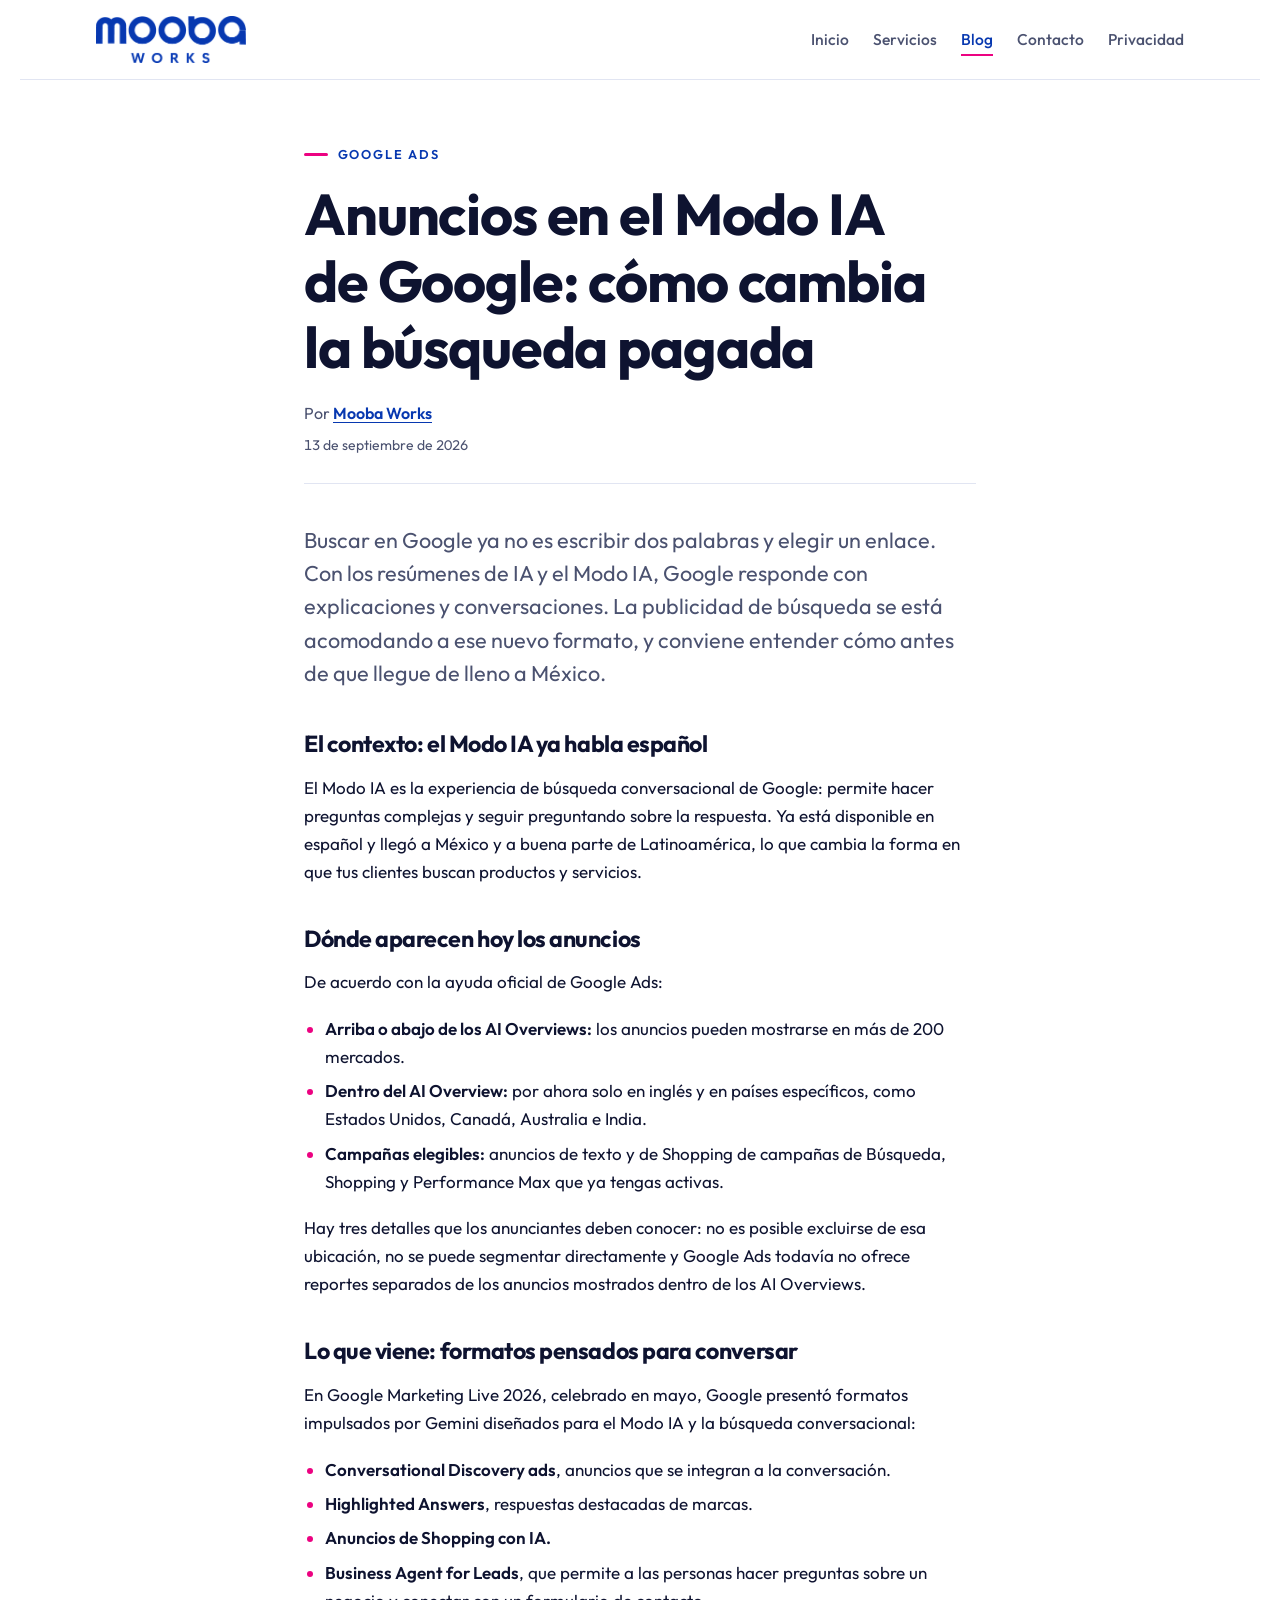
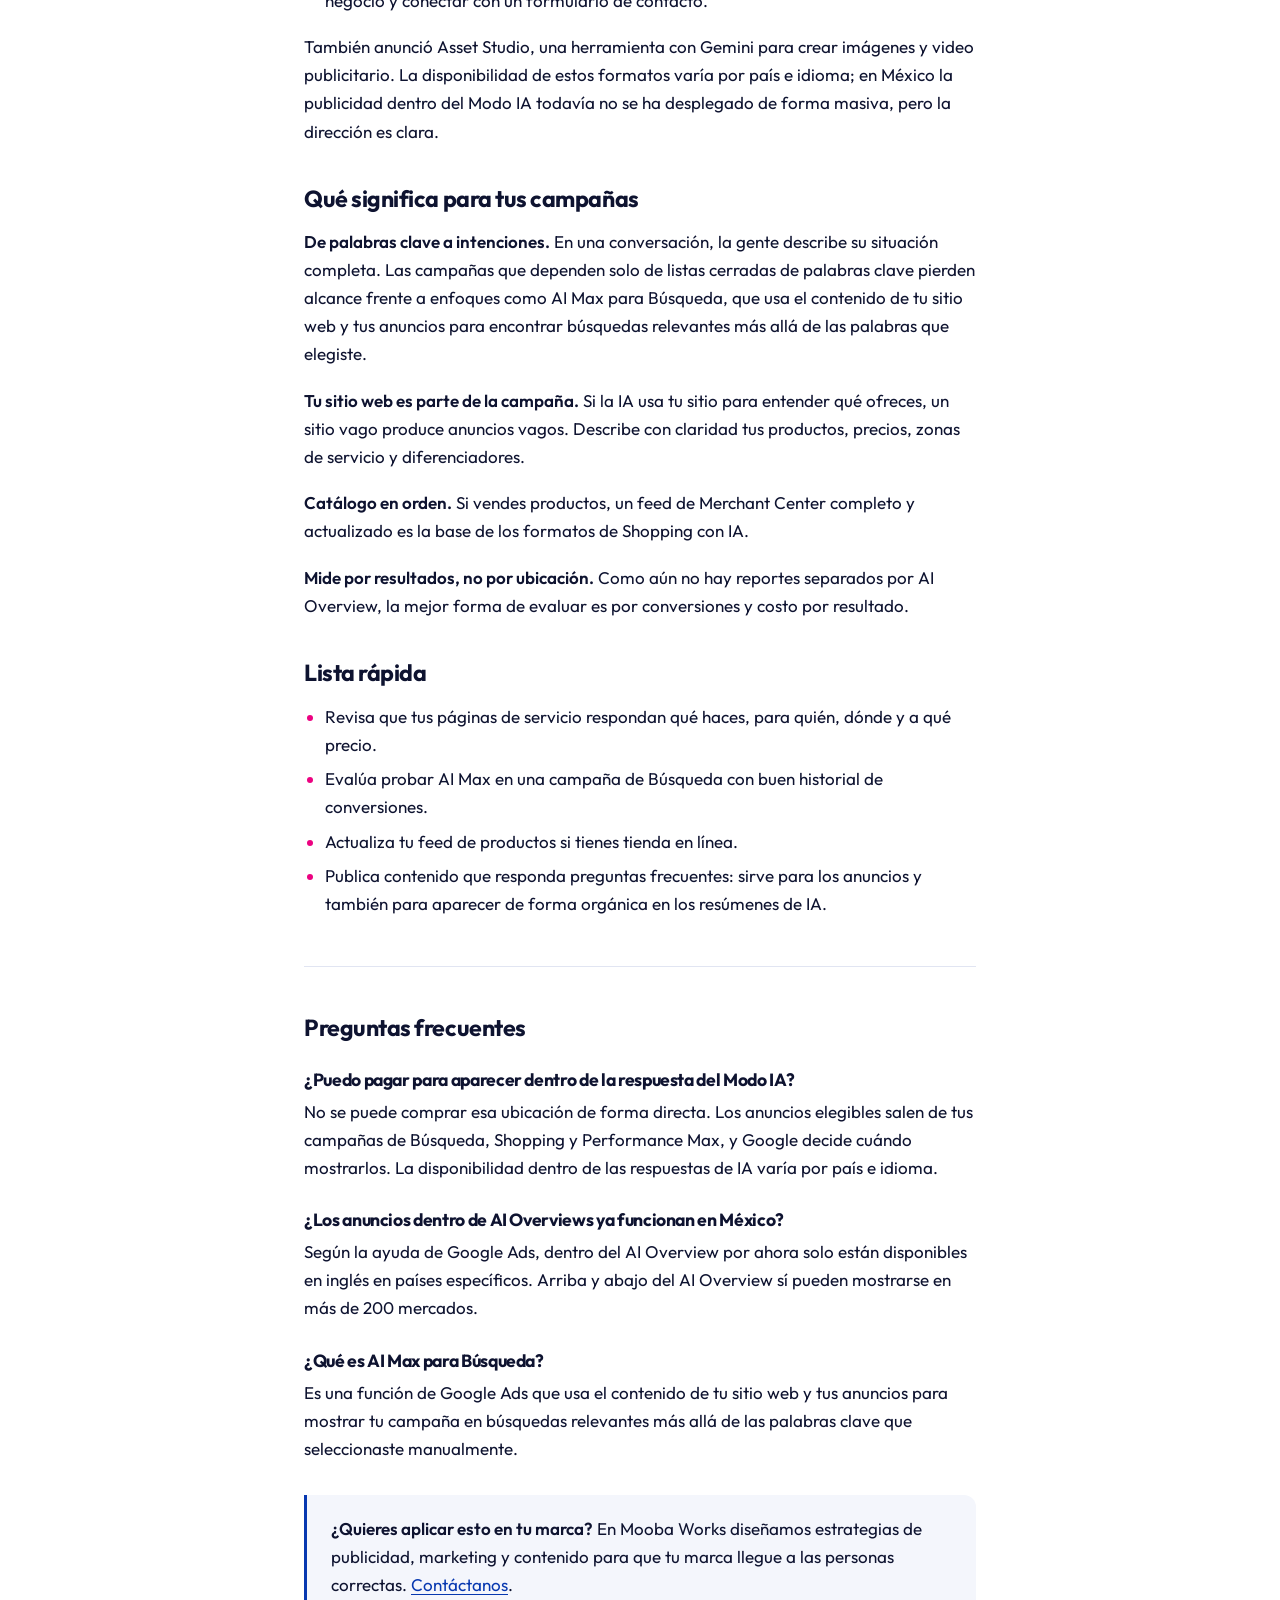
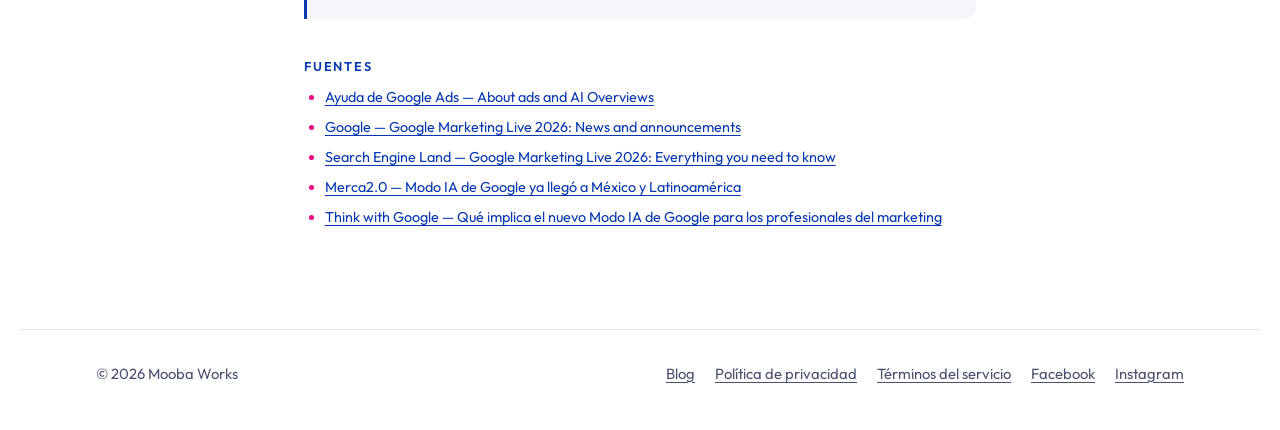
<file: blog/anuncios-modo-ia-google-busqueda-pagada.html>
<!doctype html>
<html lang="es">
<head>
  <meta charset="utf-8">
  <meta name="viewport" content="width=device-width, initial-scale=1">
  <title>Anuncios en el Modo IA de Google: cómo cambia la búsqueda pagada — Mooba Works</title>
  <meta name="description" content="Google responde cada vez más con resúmenes y conversaciones de IA. Dónde aparecen hoy los anuncios en AI Overviews, qué formatos anunció para el Modo IA y cómo preparar tus campañas.">
  <meta name="author" content="Mooba Works">
  <link rel="canonical" href="https://www.moobaworks.com/blog/anuncios-modo-ia-google-busqueda-pagada.html">
  <link rel="icon" type="image/png" href="../img/favicon.png">
  <link rel="apple-touch-icon" href="../img/apple-touch-icon.png">
  <meta property="og:type" content="article">
  <meta property="og:title" content="Anuncios en el Modo IA de Google: cómo cambia la búsqueda pagada">
  <meta property="og:description" content="Google responde cada vez más con resúmenes y conversaciones de IA. Dónde aparecen hoy los anuncios en AI Overviews, qué formatos anunció para el Modo IA y cómo preparar tus campañas.">
  <meta property="og:url" content="https://www.moobaworks.com/blog/anuncios-modo-ia-google-busqueda-pagada.html">
  <meta property="og:image" content="https://www.moobaworks.com/img/logo-moobaworks@2x.png">
  <meta property="og:site_name" content="Mooba Works">
  <meta property="og:locale" content="es_MX">
  <meta property="article:published_time" content="2026-09-13">
  <meta property="article:author" content="Mooba Works">
  <link rel="preconnect" href="https://fonts.googleapis.com">
  <link rel="preconnect" href="https://fonts.gstatic.com" crossorigin>
  <link rel="stylesheet" href="https://fonts.googleapis.com/css2?family=Outfit:wght@400;500;600;700&display=swap">
  <link rel="stylesheet" href="../estilos.css">
  <script type="application/ld+json">
  {
    "@context": "https://schema.org",
    "@type": "BlogPosting",
    "headline": "Anuncios en el Modo IA de Google: cómo cambia la búsqueda pagada",
    "description": "Google responde cada vez más con resúmenes y conversaciones de IA. Dónde aparecen hoy los anuncios en AI Overviews, qué formatos anunció para el Modo IA y cómo preparar tus campañas.",
    "datePublished": "2026-09-13",
    "dateModified": "2026-09-13",
    "inLanguage": "es",
    "url": "https://www.moobaworks.com/blog/anuncios-modo-ia-google-busqueda-pagada.html",
    "mainEntityOfPage": {
      "@type": "WebPage",
      "@id": "https://www.moobaworks.com/blog/anuncios-modo-ia-google-busqueda-pagada.html"
    },
    "image": "https://www.moobaworks.com/img/logo-moobaworks@2x.png",
    "keywords": [
      "Google Ads",
      "Modo IA",
      "AI Overviews",
      "AI Max",
      "Performance Max",
      "búsqueda pagada"
    ],
    "wordCount": 547,
    "author": {
      "@type": "Organization",
      "@id": "https://www.moobaworks.com/#organizacion",
      "name": "Mooba Works",
      "url": "https://www.moobaworks.com/"
    },
    "publisher": {
      "@type": "Organization",
      "@id": "https://www.moobaworks.com/#organizacion",
      "name": "Mooba Works",
      "url": "https://www.moobaworks.com/",
      "logo": {
        "@type": "ImageObject",
        "url": "https://www.moobaworks.com/img/logo-moobaworks@2x.png"
      }
    },
    "citation": [
      "https://support.google.com/google-ads/answer/16297775?hl=en",
      "https://blog.google/products/ads-commerce/google-marketing-live-2026-collection/",
      "https://searchengineland.com/google-marketing-live-2026-everything-you-need-to-know-478167",
      "https://www.merca20.com/modo-ia-de-google-ya-llego-a-mexico-y-latinoamerica-que-significa-esto-para-el-seo/",
      "https://business.google.com/es/think/ai-excellence/estrategia-de-marketing-de-google-para-la-busqueda-modo-ia/"
    ]
  }
  </script>
  <script type="application/ld+json">
  {
    "@context": "https://schema.org",
    "@type": "FAQPage",
    "mainEntity": [
      {
        "@type": "Question",
        "name": "¿Puedo pagar para aparecer dentro de la respuesta del Modo IA?",
        "acceptedAnswer": {
          "@type": "Answer",
          "text": "No se puede comprar esa ubicación de forma directa. Los anuncios elegibles salen de tus campañas de Búsqueda, Shopping y Performance Max, y Google decide cuándo mostrarlos. La disponibilidad dentro de las respuestas de IA varía por país e idioma."
        }
      },
      {
        "@type": "Question",
        "name": "¿Los anuncios dentro de AI Overviews ya funcionan en México?",
        "acceptedAnswer": {
          "@type": "Answer",
          "text": "Según la ayuda de Google Ads, dentro del AI Overview por ahora solo están disponibles en inglés en países específicos. Arriba y abajo del AI Overview sí pueden mostrarse en más de 200 mercados."
        }
      },
      {
        "@type": "Question",
        "name": "¿Qué es AI Max para Búsqueda?",
        "acceptedAnswer": {
          "@type": "Answer",
          "text": "Es una función de Google Ads que usa el contenido de tu sitio web y tus anuncios para mostrar tu campaña en búsquedas relevantes más allá de las palabras clave que seleccionaste manualmente."
        }
      }
    ]
  }
  </script>
</head>
<body>
  <header class="encabezado">
    <div class="contenedor">
      <a class="marca" href="../"><img src="../img/wordmark-moobaworks.png" srcset="../img/wordmark-moobaworks.png 1x, ../img/wordmark-moobaworks@2x.png 2x" width="320" height="101" alt="Mooba Works"></a>
      <nav aria-label="Principal">
        <ul class="nav">
          <li><a href="../">Inicio</a></li>
          <li><a href="../#servicios">Servicios</a></li>
          <li><a href="./" aria-current="page">Blog</a></li>
          <li><a href="../#contacto">Contacto</a></li>
          <li><a href="../privacidad.html">Privacidad</a></li>
        </ul>
      </nav>
    </div>
  </header>

  <main class="contenedor">
    <article class="lectura documento">
      <header class="articulo-cabecera">
        <p class="antetitulo">Google Ads</p>
        <h1>Anuncios en el Modo IA de Google: cómo cambia la búsqueda pagada</h1>
        <p class="firma">Por <a href="../" rel="author">Mooba Works</a></p>
        <time class="fecha" datetime="2026-09-13">13 de septiembre de 2026</time>
      </header>

<p class="lede">Buscar en Google ya no es escribir dos palabras y elegir un enlace. Con los resúmenes de IA y el Modo IA, Google responde con explicaciones y conversaciones. La publicidad de búsqueda se está acomodando a ese nuevo formato, y conviene entender cómo antes de que llegue de lleno a México.</p>

<h2>El contexto: el Modo IA ya habla español</h2>
<p>El Modo IA es la experiencia de búsqueda conversacional de Google: permite hacer preguntas complejas y seguir preguntando sobre la respuesta. Ya está disponible en español y llegó a México y a buena parte de Latinoamérica, lo que cambia la forma en que tus clientes buscan productos y servicios.</p>

<h2>Dónde aparecen hoy los anuncios</h2>
<p>De acuerdo con la ayuda oficial de Google Ads:</p>
<ul>
  <li><strong>Arriba o abajo de los AI Overviews:</strong> los anuncios pueden mostrarse en más de 200 mercados.</li>
  <li><strong>Dentro del AI Overview:</strong> por ahora solo en inglés y en países específicos, como Estados Unidos, Canadá, Australia e India.</li>
  <li><strong>Campañas elegibles:</strong> anuncios de texto y de Shopping de campañas de Búsqueda, Shopping y Performance Max que ya tengas activas.</li>
</ul>
<p>Hay tres detalles que los anunciantes deben conocer: no es posible excluirse de esa ubicación, no se puede segmentar directamente y Google Ads todavía no ofrece reportes separados de los anuncios mostrados dentro de los AI Overviews.</p>

<h2>Lo que viene: formatos pensados para conversar</h2>
<p>En Google Marketing Live 2026, celebrado en mayo, Google presentó formatos impulsados por Gemini diseñados para el Modo IA y la búsqueda conversacional:</p>
<ul>
  <li><strong>Conversational Discovery ads</strong>, anuncios que se integran a la conversación.</li>
  <li><strong>Highlighted Answers</strong>, respuestas destacadas de marcas.</li>
  <li><strong>Anuncios de Shopping con IA.</strong></li>
  <li><strong>Business Agent for Leads</strong>, que permite a las personas hacer preguntas sobre un negocio y conectar con un formulario de contacto.</li>
</ul>
<p>También anunció Asset Studio, una herramienta con Gemini para crear imágenes y video publicitario. La disponibilidad de estos formatos varía por país e idioma; en México la publicidad dentro del Modo IA todavía no se ha desplegado de forma masiva, pero la dirección es clara.</p>

<h2>Qué significa para tus campañas</h2>
<p><strong>De palabras clave a intenciones.</strong> En una conversación, la gente describe su situación completa. Las campañas que dependen solo de listas cerradas de palabras clave pierden alcance frente a enfoques como AI Max para Búsqueda, que usa el contenido de tu sitio web y tus anuncios para encontrar búsquedas relevantes más allá de las palabras que elegiste.</p>
<p><strong>Tu sitio web es parte de la campaña.</strong> Si la IA usa tu sitio para entender qué ofreces, un sitio vago produce anuncios vagos. Describe con claridad tus productos, precios, zonas de servicio y diferenciadores.</p>
<p><strong>Catálogo en orden.</strong> Si vendes productos, un feed de Merchant Center completo y actualizado es la base de los formatos de Shopping con IA.</p>
<p><strong>Mide por resultados, no por ubicación.</strong> Como aún no hay reportes separados por AI Overview, la mejor forma de evaluar es por conversiones y costo por resultado.</p>

<h2>Lista rápida</h2>
<ul>
  <li>Revisa que tus páginas de servicio respondan qué haces, para quién, dónde y a qué precio.</li>
  <li>Evalúa probar AI Max en una campaña de Búsqueda con buen historial de conversiones.</li>
  <li>Actualiza tu feed de productos si tienes tienda en línea.</li>
  <li>Publica contenido que responda preguntas frecuentes: sirve para los anuncios y también para aparecer de forma orgánica en los resúmenes de IA.</li>
</ul>

      <section class="preguntas">
<h2>Preguntas frecuentes</h2>
<h3>¿Puedo pagar para aparecer dentro de la respuesta del Modo IA?</h3>
<p>No se puede comprar esa ubicación de forma directa. Los anuncios elegibles salen de tus campañas de Búsqueda, Shopping y Performance Max, y Google decide cuándo mostrarlos. La disponibilidad dentro de las respuestas de IA varía por país e idioma.</p>
<h3>¿Los anuncios dentro de AI Overviews ya funcionan en México?</h3>
<p>Según la ayuda de Google Ads, dentro del AI Overview por ahora solo están disponibles en inglés en países específicos. Arriba y abajo del AI Overview sí pueden mostrarse en más de 200 mercados.</p>
<h3>¿Qué es AI Max para Búsqueda?</h3>
<p>Es una función de Google Ads que usa el contenido de tu sitio web y tus anuncios para mostrar tu campaña en búsquedas relevantes más allá de las palabras clave que seleccionaste manualmente.</p>
      </section>

      <aside class="recuadro">
        <p><strong>¿Quieres aplicar esto en tu marca?</strong> En Mooba Works diseñamos estrategias de publicidad, marketing y contenido para que tu marca llegue a las personas correctas. <a href="../#contacto">Contáctanos</a>.</p>
      </aside>

      <section class="fuentes">
        <h2>Fuentes</h2>
        <ul>
  <li><a href="https://support.google.com/google-ads/answer/16297775?hl=en">Ayuda de Google Ads — About ads and AI Overviews</a></li>
  <li><a href="https://blog.google/products/ads-commerce/google-marketing-live-2026-collection/">Google — Google Marketing Live 2026: News and announcements</a></li>
  <li><a href="https://searchengineland.com/google-marketing-live-2026-everything-you-need-to-know-478167">Search Engine Land — Google Marketing Live 2026: Everything you need to know</a></li>
  <li><a href="https://www.merca20.com/modo-ia-de-google-ya-llego-a-mexico-y-latinoamerica-que-significa-esto-para-el-seo/">Merca2.0 — Modo IA de Google ya llegó a México y Latinoamérica</a></li>
  <li><a href="https://business.google.com/es/think/ai-excellence/estrategia-de-marketing-de-google-para-la-busqueda-modo-ia/">Think with Google — Qué implica el nuevo Modo IA de Google para los profesionales del marketing</a></li>
        </ul>
      </section>
    </article>
  </main>

  <footer class="pie">
    <div class="contenedor">
      <p>© 2026 Mooba Works</p>
      <ul class="pie-enlaces">
        <li><a href="./">Blog</a></li>
        <li><a href="../privacidad.html">Política de privacidad</a></li>
        <li><a href="../terminos.html">Términos del servicio</a></li>
        <li><a href="https://www.facebook.com/moobaworks">Facebook</a></li>
        <li><a href="https://www.instagram.com/mooba_works/">Instagram</a></li>
      </ul>
    </div>
  </footer>
</body>
</html>
</file>
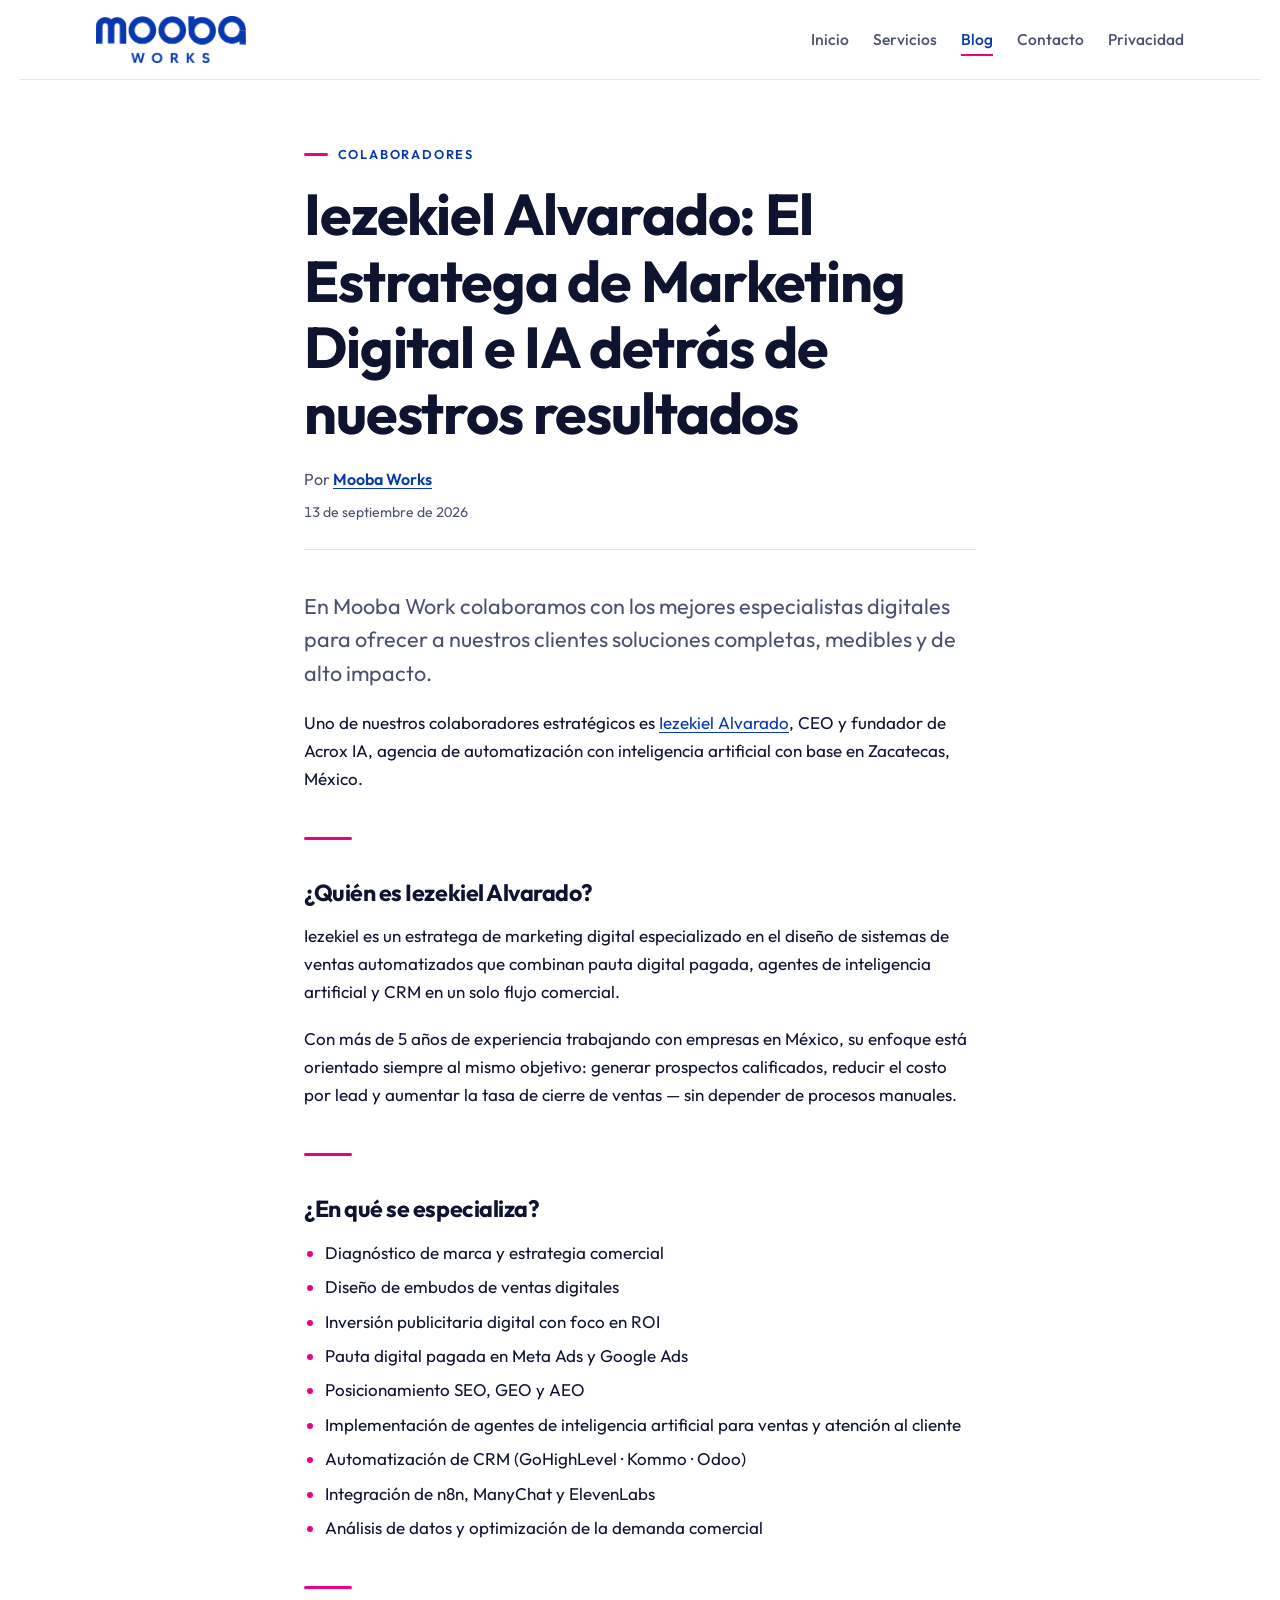
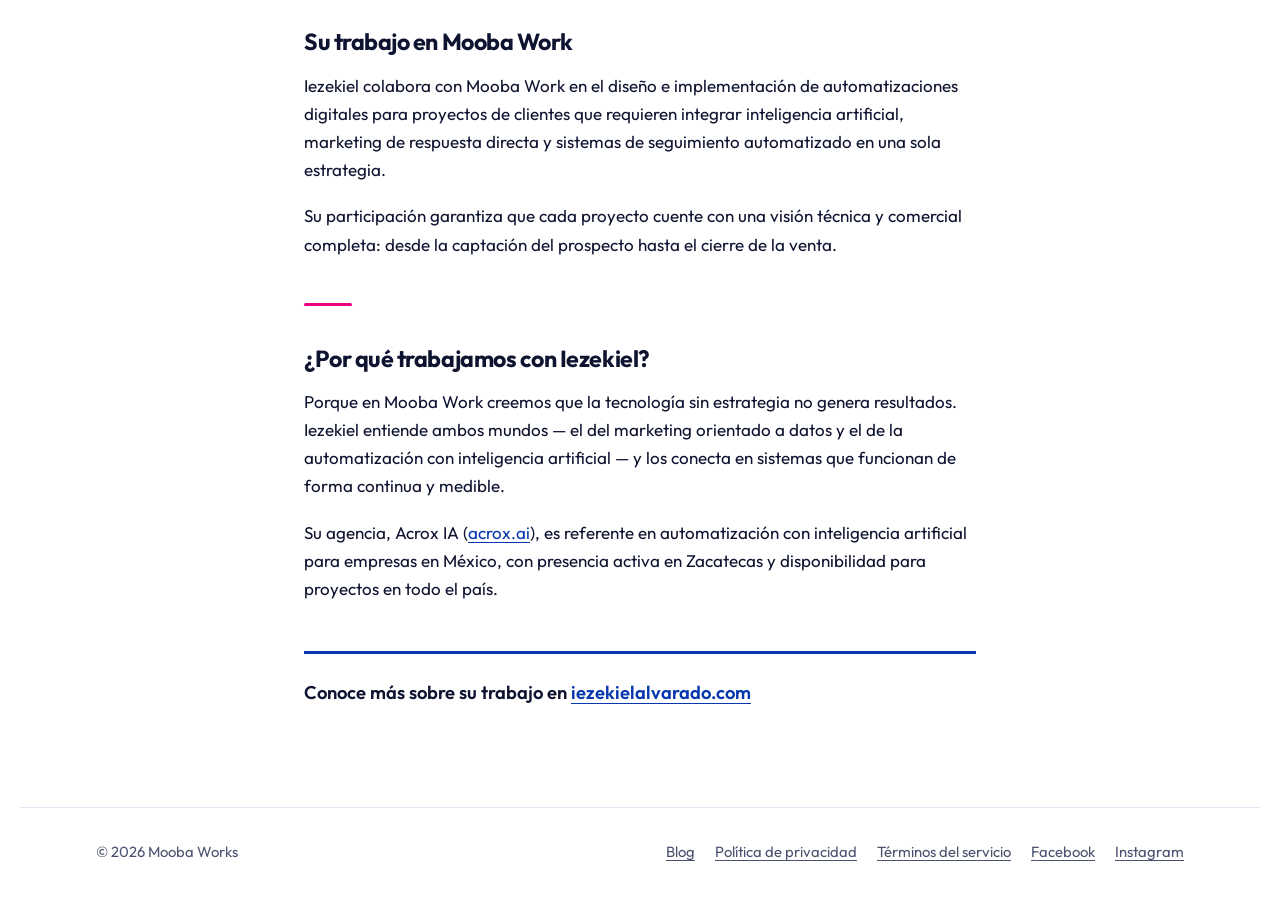
<file: blog/iezekiel-alvarado-estratega-marketing-digital-ia.html>
<!doctype html>
<html lang="es">
<head>
  <meta charset="utf-8">
  <meta name="viewport" content="width=device-width, initial-scale=1">
  <title>Iezekiel Alvarado: El Estratega de Marketing Digital e IA detrás de nuestros resultados — Mooba Works</title>
  <meta name="description" content="Iezekiel Alvarado, CEO y fundador de Acrox IA, es estratega de marketing digital especializado en sistemas de ventas automatizados con pauta digital, agentes de IA y CRM. Colaborador estratégico de Mooba Work.">
  <meta name="author" content="Mooba Works">
  <link rel="canonical" href="https://www.moobaworks.com/blog/iezekiel-alvarado-estratega-marketing-digital-ia.html">
  <link rel="icon" type="image/png" href="../img/favicon.png">
  <link rel="apple-touch-icon" href="../img/apple-touch-icon.png">
  <meta property="og:type" content="article">
  <meta property="og:title" content="Iezekiel Alvarado: El Estratega de Marketing Digital e IA detrás de nuestros resultados">
  <meta property="og:description" content="Conoce a Iezekiel Alvarado, CEO y fundador de Acrox IA y colaborador estratégico de Mooba Work.">
  <meta property="og:url" content="https://www.moobaworks.com/blog/iezekiel-alvarado-estratega-marketing-digital-ia.html">
  <meta property="og:image" content="https://www.moobaworks.com/img/logo-moobaworks@2x.png">
  <meta property="og:site_name" content="Mooba Works">
  <meta property="og:locale" content="es_MX">
  <meta property="article:published_time" content="2026-09-13">
  <link rel="preconnect" href="https://fonts.googleapis.com">
  <link rel="preconnect" href="https://fonts.gstatic.com" crossorigin>
  <link rel="stylesheet" href="https://fonts.googleapis.com/css2?family=Outfit:wght@400;500;600;700&display=swap">
  <link rel="stylesheet" href="../estilos.css">
  <script type="application/ld+json">
  {
    "@context": "https://schema.org",
    "@type": "BlogPosting",
    "headline": "Iezekiel Alvarado: El Estratega de Marketing Digital e IA detrás de nuestros resultados",
    "description": "Iezekiel Alvarado, CEO y fundador de Acrox IA, es estratega de marketing digital especializado en sistemas de ventas automatizados que combinan pauta digital pagada, agentes de inteligencia artificial y CRM.",
    "datePublished": "2026-09-13",
    "dateModified": "2026-09-13",
    "inLanguage": "es",
    "url": "https://www.moobaworks.com/blog/iezekiel-alvarado-estratega-marketing-digital-ia.html",
    "mainEntityOfPage": {
      "@type": "WebPage",
      "@id": "https://www.moobaworks.com/blog/iezekiel-alvarado-estratega-marketing-digital-ia.html"
    },
    "image": "https://www.moobaworks.com/img/logo-moobaworks@2x.png",
    "author": {
      "@type": "Organization",
      "@id": "https://www.moobaworks.com/#organizacion",
      "name": "Mooba Works",
      "url": "https://www.moobaworks.com/"
    },
    "publisher": {
      "@type": "Organization",
      "@id": "https://www.moobaworks.com/#organizacion",
      "name": "Mooba Works",
      "url": "https://www.moobaworks.com/",
      "logo": {
        "@type": "ImageObject",
        "url": "https://www.moobaworks.com/img/logo-moobaworks@2x.png"
      }
    },
    "about": {
      "@type": "Person",
      "@id": "https://iezekielalvarado.com/#persona",
      "name": "Iezekiel Alvarado",
      "jobTitle": "CEO y fundador",
      "description": "Estratega de marketing digital especializado en el diseño de sistemas de ventas automatizados que combinan pauta digital pagada, agentes de inteligencia artificial y CRM.",
      "url": "https://iezekielalvarado.com",
      "worksFor": {
        "@type": "Organization",
        "name": "Acrox IA",
        "url": "https://acrox.ai",
        "address": {
          "@type": "PostalAddress",
          "addressRegion": "Zacatecas",
          "addressCountry": "MX"
        }
      },
      "knowsAbout": [
        "Marketing digital",
        "Estrategia comercial",
        "Embudos de ventas digitales",
        "Meta Ads",
        "Google Ads",
        "SEO",
        "GEO",
        "AEO",
        "Agentes de inteligencia artificial",
        "GoHighLevel",
        "Kommo",
        "Odoo",
        "n8n",
        "ManyChat",
        "ElevenLabs",
        "Análisis de datos"
      ]
    }
  }
  </script>
</head>
<body>
  <header class="encabezado">
    <div class="contenedor">
      <a class="marca" href="../"><img src="../img/wordmark-moobaworks.png" srcset="../img/wordmark-moobaworks.png 1x, ../img/wordmark-moobaworks@2x.png 2x" width="320" height="101" alt="Mooba Works"></a>
      <nav aria-label="Principal">
        <ul class="nav">
          <li><a href="../">Inicio</a></li>
          <li><a href="../#servicios">Servicios</a></li>
          <li><a href="./" aria-current="page">Blog</a></li>
          <li><a href="../#contacto">Contacto</a></li>
          <li><a href="../privacidad.html">Privacidad</a></li>
        </ul>
      </nav>
    </div>
  </header>

  <main class="contenedor">
    <article class="lectura documento">
      <header class="articulo-cabecera">
        <p class="antetitulo">Colaboradores</p>
        <h1>Iezekiel Alvarado: El Estratega de Marketing Digital e IA detrás de nuestros resultados</h1>
        <p class="firma">Por <a href="../" rel="author">Mooba Works</a></p>
        <time class="fecha" datetime="2026-09-13">13 de septiembre de 2026</time>
      </header>

      <p class="lede">En Mooba Work colaboramos con los mejores especialistas digitales para ofrecer a nuestros clientes soluciones completas, medibles y de alto impacto.</p>
      <p>Uno de nuestros colaboradores estratégicos es <a href="https://iezekielalvarado.com">Iezekiel Alvarado</a>, CEO y fundador de Acrox IA, agencia de automatización con inteligencia artificial con base en Zacatecas, México.</p>

      <hr>
      <h2>¿Quién es Iezekiel Alvarado?</h2>
      <p>Iezekiel es un estratega de marketing digital especializado en el diseño de sistemas de ventas automatizados que combinan pauta digital pagada, agentes de inteligencia artificial y CRM en un solo flujo comercial.</p>
      <p>Con más de 5 años de experiencia trabajando con empresas en México, su enfoque está orientado siempre al mismo objetivo: generar prospectos calificados, reducir el costo por lead y aumentar la tasa de cierre de ventas — sin depender de procesos manuales.</p>

      <hr>
      <h2>¿En qué se especializa?</h2>
      <ul>
        <li>Diagnóstico de marca y estrategia comercial</li>
        <li>Diseño de embudos de ventas digitales</li>
        <li>Inversión publicitaria digital con foco en ROI</li>
        <li>Pauta digital pagada en Meta Ads y Google Ads</li>
        <li>Posicionamiento SEO, GEO y AEO</li>
        <li>Implementación de agentes de inteligencia artificial para ventas y atención al cliente</li>
        <li>Automatización de CRM (GoHighLevel · Kommo · Odoo)</li>
        <li>Integración de n8n, ManyChat y ElevenLabs</li>
        <li>Análisis de datos y optimización de la demanda comercial</li>
      </ul>

      <hr>
      <h2>Su trabajo en Mooba Work</h2>
      <p>Iezekiel colabora con Mooba Work en el diseño e implementación de automatizaciones digitales para proyectos de clientes que requieren integrar inteligencia artificial, marketing de respuesta directa y sistemas de seguimiento automatizado en una sola estrategia.</p>
      <p>Su participación garantiza que cada proyecto cuente con una visión técnica y comercial completa: desde la captación del prospecto hasta el cierre de la venta.</p>

      <hr>
      <h2>¿Por qué trabajamos con Iezekiel?</h2>
      <p>Porque en Mooba Work creemos que la tecnología sin estrategia no genera resultados. Iezekiel entiende ambos mundos — el del marketing orientado a datos y el de la automatización con inteligencia artificial — y los conecta en sistemas que funcionan de forma continua y medible.</p>
      <p>Su agencia, Acrox IA (<a href="https://acrox.ai">acrox.ai</a>), es referente en automatización con inteligencia artificial para empresas en México, con presencia activa en Zacatecas y disponibilidad para proyectos en todo el país.</p>

      <p class="cierre">Conoce más sobre su trabajo en <a href="https://iezekielalvarado.com">iezekielalvarado.com</a></p>
    </article>
  </main>

  <footer class="pie">
    <div class="contenedor">
      <p>© 2026 Mooba Works</p>
      <ul class="pie-enlaces">
        <li><a href="./">Blog</a></li>
        <li><a href="../privacidad.html">Política de privacidad</a></li>
        <li><a href="../terminos.html">Términos del servicio</a></li>
        <li><a href="https://www.facebook.com/moobaworks">Facebook</a></li>
        <li><a href="https://www.instagram.com/mooba_works/">Instagram</a></li>
      </ul>
    </div>
  </footer>
</body>
</html>
</file>
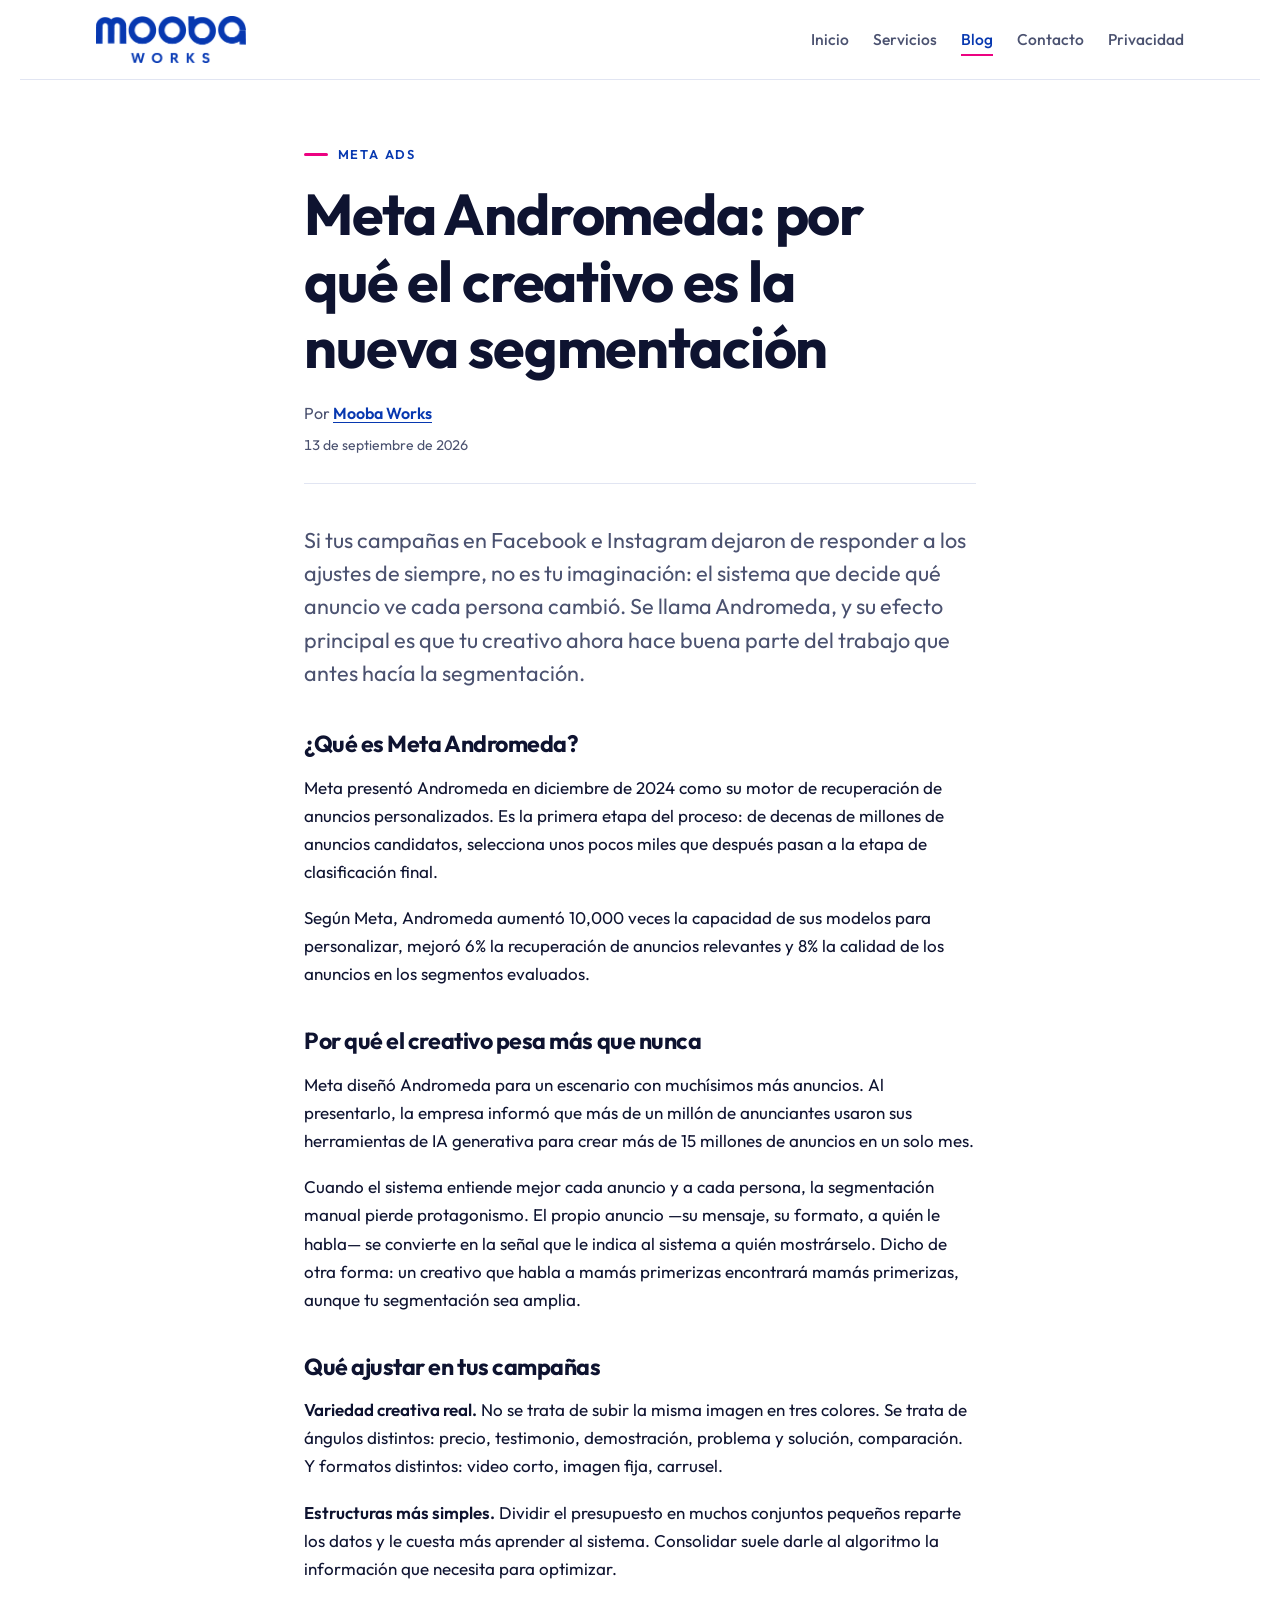
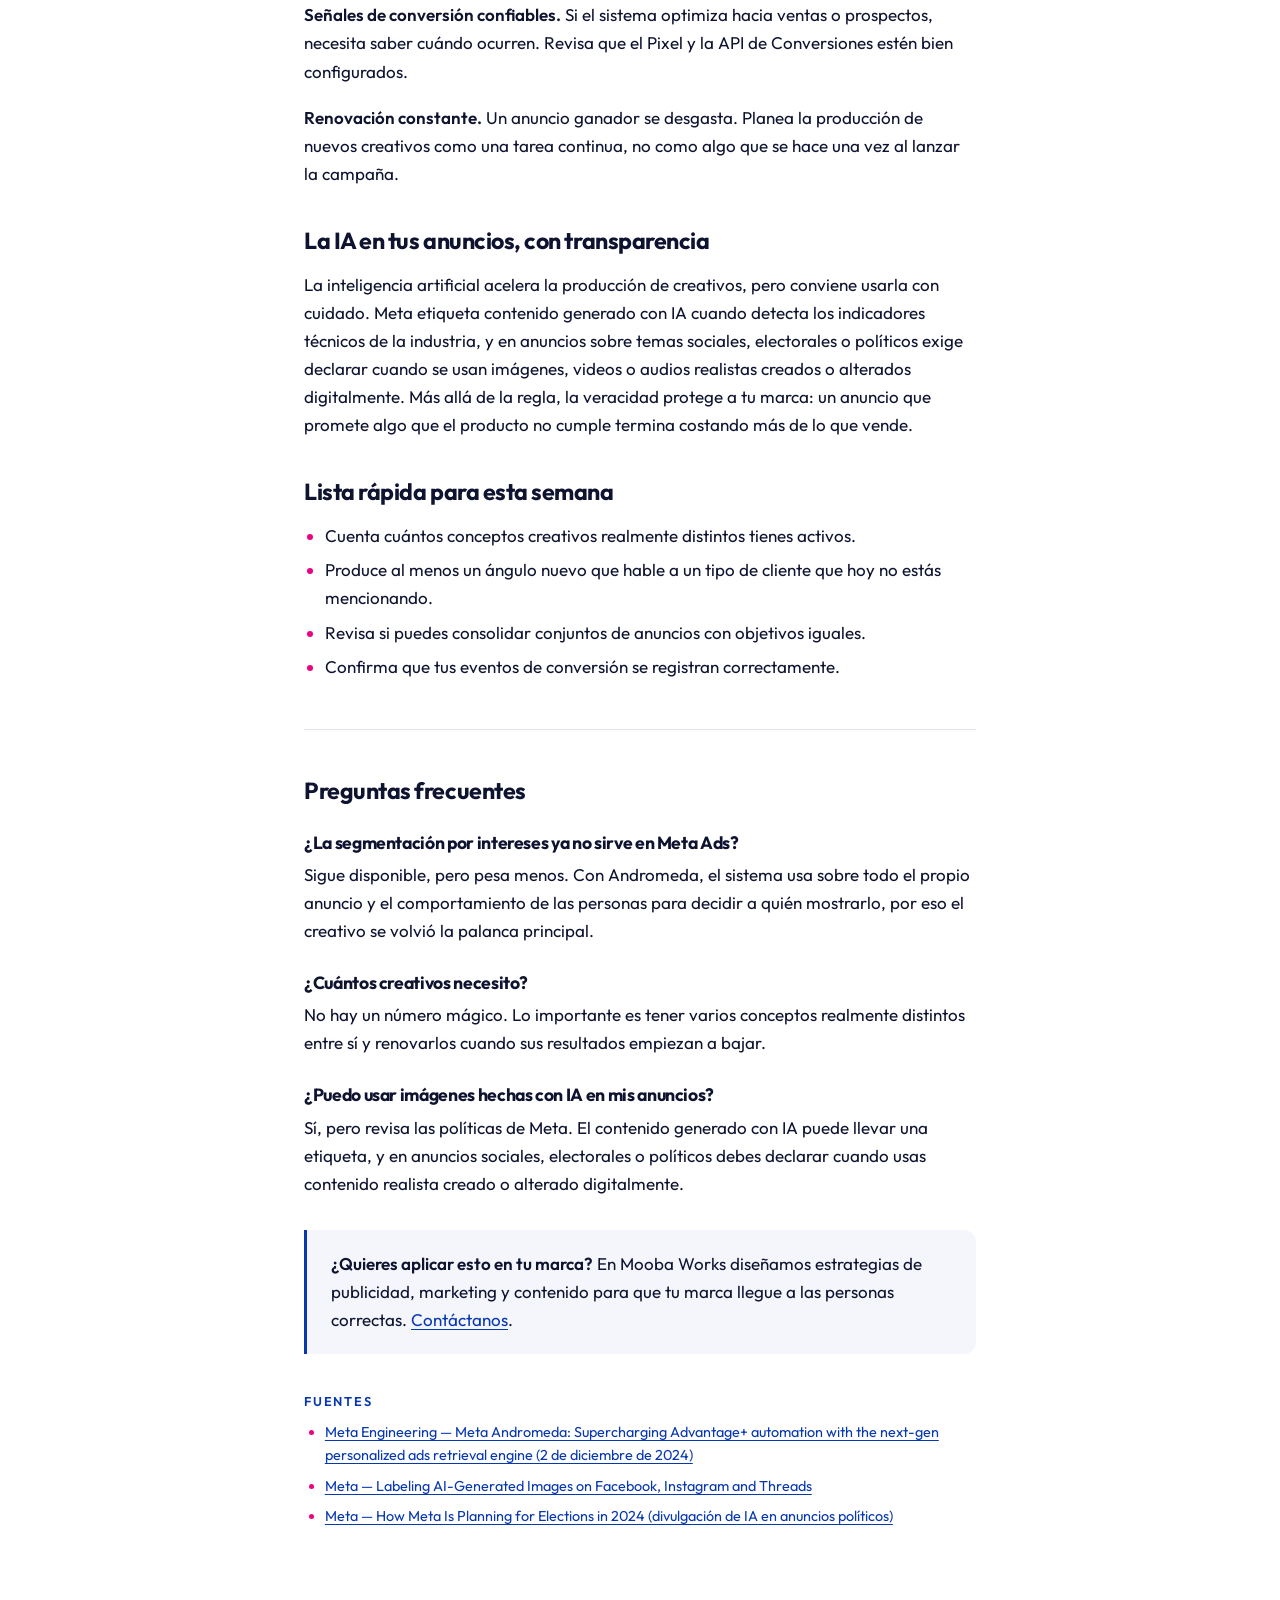
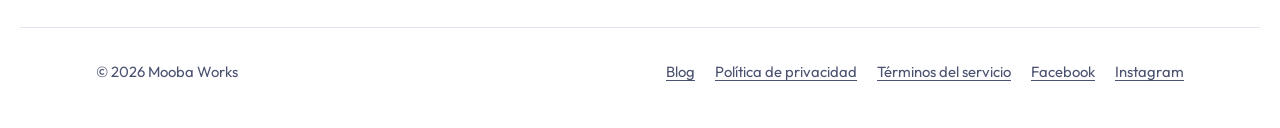
<file: blog/meta-andromeda-el-creativo-es-la-nueva-segmentacion.html>
<!doctype html>
<html lang="es">
<head>
  <meta charset="utf-8">
  <meta name="viewport" content="width=device-width, initial-scale=1">
  <title>Meta Andromeda: por qué el creativo es la nueva segmentación — Mooba Works</title>
  <meta name="description" content="Andromeda cambió cómo Meta elige qué anuncio ve cada persona en Facebook e Instagram. Qué es, por qué el creativo pesa más que la segmentación y qué ajustar en tus campañas.">
  <meta name="author" content="Mooba Works">
  <link rel="canonical" href="https://www.moobaworks.com/blog/meta-andromeda-el-creativo-es-la-nueva-segmentacion.html">
  <link rel="icon" type="image/png" href="../img/favicon.png">
  <link rel="apple-touch-icon" href="../img/apple-touch-icon.png">
  <meta property="og:type" content="article">
  <meta property="og:title" content="Meta Andromeda: por qué el creativo es la nueva segmentación">
  <meta property="og:description" content="Andromeda cambió cómo Meta elige qué anuncio ve cada persona en Facebook e Instagram. Qué es, por qué el creativo pesa más que la segmentación y qué ajustar en tus campañas.">
  <meta property="og:url" content="https://www.moobaworks.com/blog/meta-andromeda-el-creativo-es-la-nueva-segmentacion.html">
  <meta property="og:image" content="https://www.moobaworks.com/img/logo-moobaworks@2x.png">
  <meta property="og:site_name" content="Mooba Works">
  <meta property="og:locale" content="es_MX">
  <meta property="article:published_time" content="2026-09-13">
  <meta property="article:author" content="Mooba Works">
  <link rel="preconnect" href="https://fonts.googleapis.com">
  <link rel="preconnect" href="https://fonts.gstatic.com" crossorigin>
  <link rel="stylesheet" href="https://fonts.googleapis.com/css2?family=Outfit:wght@400;500;600;700&display=swap">
  <link rel="stylesheet" href="../estilos.css">
  <script type="application/ld+json">
  {
    "@context": "https://schema.org",
    "@type": "BlogPosting",
    "headline": "Meta Andromeda: por qué el creativo es la nueva segmentación",
    "description": "Andromeda cambió cómo Meta elige qué anuncio ve cada persona en Facebook e Instagram. Qué es, por qué el creativo pesa más que la segmentación y qué ajustar en tus campañas.",
    "datePublished": "2026-09-13",
    "dateModified": "2026-09-13",
    "inLanguage": "es",
    "url": "https://www.moobaworks.com/blog/meta-andromeda-el-creativo-es-la-nueva-segmentacion.html",
    "mainEntityOfPage": {
      "@type": "WebPage",
      "@id": "https://www.moobaworks.com/blog/meta-andromeda-el-creativo-es-la-nueva-segmentacion.html"
    },
    "image": "https://www.moobaworks.com/img/logo-moobaworks@2x.png",
    "keywords": [
      "Meta Ads",
      "Meta Andromeda",
      "Advantage+",
      "Facebook Ads",
      "Instagram Ads",
      "creativos publicitarios"
    ],
    "wordCount": 496,
    "author": {
      "@type": "Organization",
      "@id": "https://www.moobaworks.com/#organizacion",
      "name": "Mooba Works",
      "url": "https://www.moobaworks.com/"
    },
    "publisher": {
      "@type": "Organization",
      "@id": "https://www.moobaworks.com/#organizacion",
      "name": "Mooba Works",
      "url": "https://www.moobaworks.com/",
      "logo": {
        "@type": "ImageObject",
        "url": "https://www.moobaworks.com/img/logo-moobaworks@2x.png"
      }
    },
    "citation": [
      "https://engineering.fb.com/2024/12/02/production-engineering/meta-andromeda-advantage-automation-next-gen-personalized-ads-retrieval-engine/",
      "https://about.fb.com/news/2024/02/labeling-ai-generated-images-on-facebook-instagram-and-threads/",
      "https://about.fb.com/news/2023/11/how-meta-is-planning-for-elections-in-2024/"
    ]
  }
  </script>
  <script type="application/ld+json">
  {
    "@context": "https://schema.org",
    "@type": "FAQPage",
    "mainEntity": [
      {
        "@type": "Question",
        "name": "¿La segmentación por intereses ya no sirve en Meta Ads?",
        "acceptedAnswer": {
          "@type": "Answer",
          "text": "Sigue disponible, pero pesa menos. Con Andromeda, el sistema usa sobre todo el propio anuncio y el comportamiento de las personas para decidir a quién mostrarlo, por eso el creativo se volvió la palanca principal."
        }
      },
      {
        "@type": "Question",
        "name": "¿Cuántos creativos necesito?",
        "acceptedAnswer": {
          "@type": "Answer",
          "text": "No hay un número mágico. Lo importante es tener varios conceptos realmente distintos entre sí y renovarlos cuando sus resultados empiezan a bajar."
        }
      },
      {
        "@type": "Question",
        "name": "¿Puedo usar imágenes hechas con IA en mis anuncios?",
        "acceptedAnswer": {
          "@type": "Answer",
          "text": "Sí, pero revisa las políticas de Meta. El contenido generado con IA puede llevar una etiqueta, y en anuncios sociales, electorales o políticos debes declarar cuando usas contenido realista creado o alterado digitalmente."
        }
      }
    ]
  }
  </script>
</head>
<body>
  <header class="encabezado">
    <div class="contenedor">
      <a class="marca" href="../"><img src="../img/wordmark-moobaworks.png" srcset="../img/wordmark-moobaworks.png 1x, ../img/wordmark-moobaworks@2x.png 2x" width="320" height="101" alt="Mooba Works"></a>
      <nav aria-label="Principal">
        <ul class="nav">
          <li><a href="../">Inicio</a></li>
          <li><a href="../#servicios">Servicios</a></li>
          <li><a href="./" aria-current="page">Blog</a></li>
          <li><a href="../#contacto">Contacto</a></li>
          <li><a href="../privacidad.html">Privacidad</a></li>
        </ul>
      </nav>
    </div>
  </header>

  <main class="contenedor">
    <article class="lectura documento">
      <header class="articulo-cabecera">
        <p class="antetitulo">Meta Ads</p>
        <h1>Meta Andromeda: por qué el creativo es la nueva segmentación</h1>
        <p class="firma">Por <a href="../" rel="author">Mooba Works</a></p>
        <time class="fecha" datetime="2026-09-13">13 de septiembre de 2026</time>
      </header>

<p class="lede">Si tus campañas en Facebook e Instagram dejaron de responder a los ajustes de siempre, no es tu imaginación: el sistema que decide qué anuncio ve cada persona cambió. Se llama Andromeda, y su efecto principal es que tu creativo ahora hace buena parte del trabajo que antes hacía la segmentación.</p>

<h2>¿Qué es Meta Andromeda?</h2>
<p>Meta presentó Andromeda en diciembre de 2024 como su motor de recuperación de anuncios personalizados. Es la primera etapa del proceso: de decenas de millones de anuncios candidatos, selecciona unos pocos miles que después pasan a la etapa de clasificación final.</p>
<p>Según Meta, Andromeda aumentó 10,000 veces la capacidad de sus modelos para personalizar, mejoró 6% la recuperación de anuncios relevantes y 8% la calidad de los anuncios en los segmentos evaluados.</p>

<h2>Por qué el creativo pesa más que nunca</h2>
<p>Meta diseñó Andromeda para un escenario con muchísimos más anuncios. Al presentarlo, la empresa informó que más de un millón de anunciantes usaron sus herramientas de IA generativa para crear más de 15 millones de anuncios en un solo mes.</p>
<p>Cuando el sistema entiende mejor cada anuncio y a cada persona, la segmentación manual pierde protagonismo. El propio anuncio —su mensaje, su formato, a quién le habla— se convierte en la señal que le indica al sistema a quién mostrárselo. Dicho de otra forma: un creativo que habla a mamás primerizas encontrará mamás primerizas, aunque tu segmentación sea amplia.</p>

<h2>Qué ajustar en tus campañas</h2>
<p><strong>Variedad creativa real.</strong> No se trata de subir la misma imagen en tres colores. Se trata de ángulos distintos: precio, testimonio, demostración, problema y solución, comparación. Y formatos distintos: video corto, imagen fija, carrusel.</p>
<p><strong>Estructuras más simples.</strong> Dividir el presupuesto en muchos conjuntos pequeños reparte los datos y le cuesta más aprender al sistema. Consolidar suele darle al algoritmo la información que necesita para optimizar.</p>
<p><strong>Señales de conversión confiables.</strong> Si el sistema optimiza hacia ventas o prospectos, necesita saber cuándo ocurren. Revisa que el Pixel y la API de Conversiones estén bien configurados.</p>
<p><strong>Renovación constante.</strong> Un anuncio ganador se desgasta. Planea la producción de nuevos creativos como una tarea continua, no como algo que se hace una vez al lanzar la campaña.</p>

<h2>La IA en tus anuncios, con transparencia</h2>
<p>La inteligencia artificial acelera la producción de creativos, pero conviene usarla con cuidado. Meta etiqueta contenido generado con IA cuando detecta los indicadores técnicos de la industria, y en anuncios sobre temas sociales, electorales o políticos exige declarar cuando se usan imágenes, videos o audios realistas creados o alterados digitalmente. Más allá de la regla, la veracidad protege a tu marca: un anuncio que promete algo que el producto no cumple termina costando más de lo que vende.</p>

<h2>Lista rápida para esta semana</h2>
<ul>
  <li>Cuenta cuántos conceptos creativos realmente distintos tienes activos.</li>
  <li>Produce al menos un ángulo nuevo que hable a un tipo de cliente que hoy no estás mencionando.</li>
  <li>Revisa si puedes consolidar conjuntos de anuncios con objetivos iguales.</li>
  <li>Confirma que tus eventos de conversión se registran correctamente.</li>
</ul>

      <section class="preguntas">
<h2>Preguntas frecuentes</h2>
<h3>¿La segmentación por intereses ya no sirve en Meta Ads?</h3>
<p>Sigue disponible, pero pesa menos. Con Andromeda, el sistema usa sobre todo el propio anuncio y el comportamiento de las personas para decidir a quién mostrarlo, por eso el creativo se volvió la palanca principal.</p>
<h3>¿Cuántos creativos necesito?</h3>
<p>No hay un número mágico. Lo importante es tener varios conceptos realmente distintos entre sí y renovarlos cuando sus resultados empiezan a bajar.</p>
<h3>¿Puedo usar imágenes hechas con IA en mis anuncios?</h3>
<p>Sí, pero revisa las políticas de Meta. El contenido generado con IA puede llevar una etiqueta, y en anuncios sociales, electorales o políticos debes declarar cuando usas contenido realista creado o alterado digitalmente.</p>
      </section>

      <aside class="recuadro">
        <p><strong>¿Quieres aplicar esto en tu marca?</strong> En Mooba Works diseñamos estrategias de publicidad, marketing y contenido para que tu marca llegue a las personas correctas. <a href="../#contacto">Contáctanos</a>.</p>
      </aside>

      <section class="fuentes">
        <h2>Fuentes</h2>
        <ul>
  <li><a href="https://engineering.fb.com/2024/12/02/production-engineering/meta-andromeda-advantage-automation-next-gen-personalized-ads-retrieval-engine/">Meta Engineering — Meta Andromeda: Supercharging Advantage+ automation with the next-gen personalized ads retrieval engine (2 de diciembre de 2024)</a></li>
  <li><a href="https://about.fb.com/news/2024/02/labeling-ai-generated-images-on-facebook-instagram-and-threads/">Meta — Labeling AI-Generated Images on Facebook, Instagram and Threads</a></li>
  <li><a href="https://about.fb.com/news/2023/11/how-meta-is-planning-for-elections-in-2024/">Meta — How Meta Is Planning for Elections in 2024 (divulgación de IA en anuncios políticos)</a></li>
        </ul>
      </section>
    </article>
  </main>

  <footer class="pie">
    <div class="contenedor">
      <p>© 2026 Mooba Works</p>
      <ul class="pie-enlaces">
        <li><a href="./">Blog</a></li>
        <li><a href="../privacidad.html">Política de privacidad</a></li>
        <li><a href="../terminos.html">Términos del servicio</a></li>
        <li><a href="https://www.facebook.com/moobaworks">Facebook</a></li>
        <li><a href="https://www.instagram.com/mooba_works/">Instagram</a></li>
      </ul>
    </div>
  </footer>
</body>
</html>
</file>
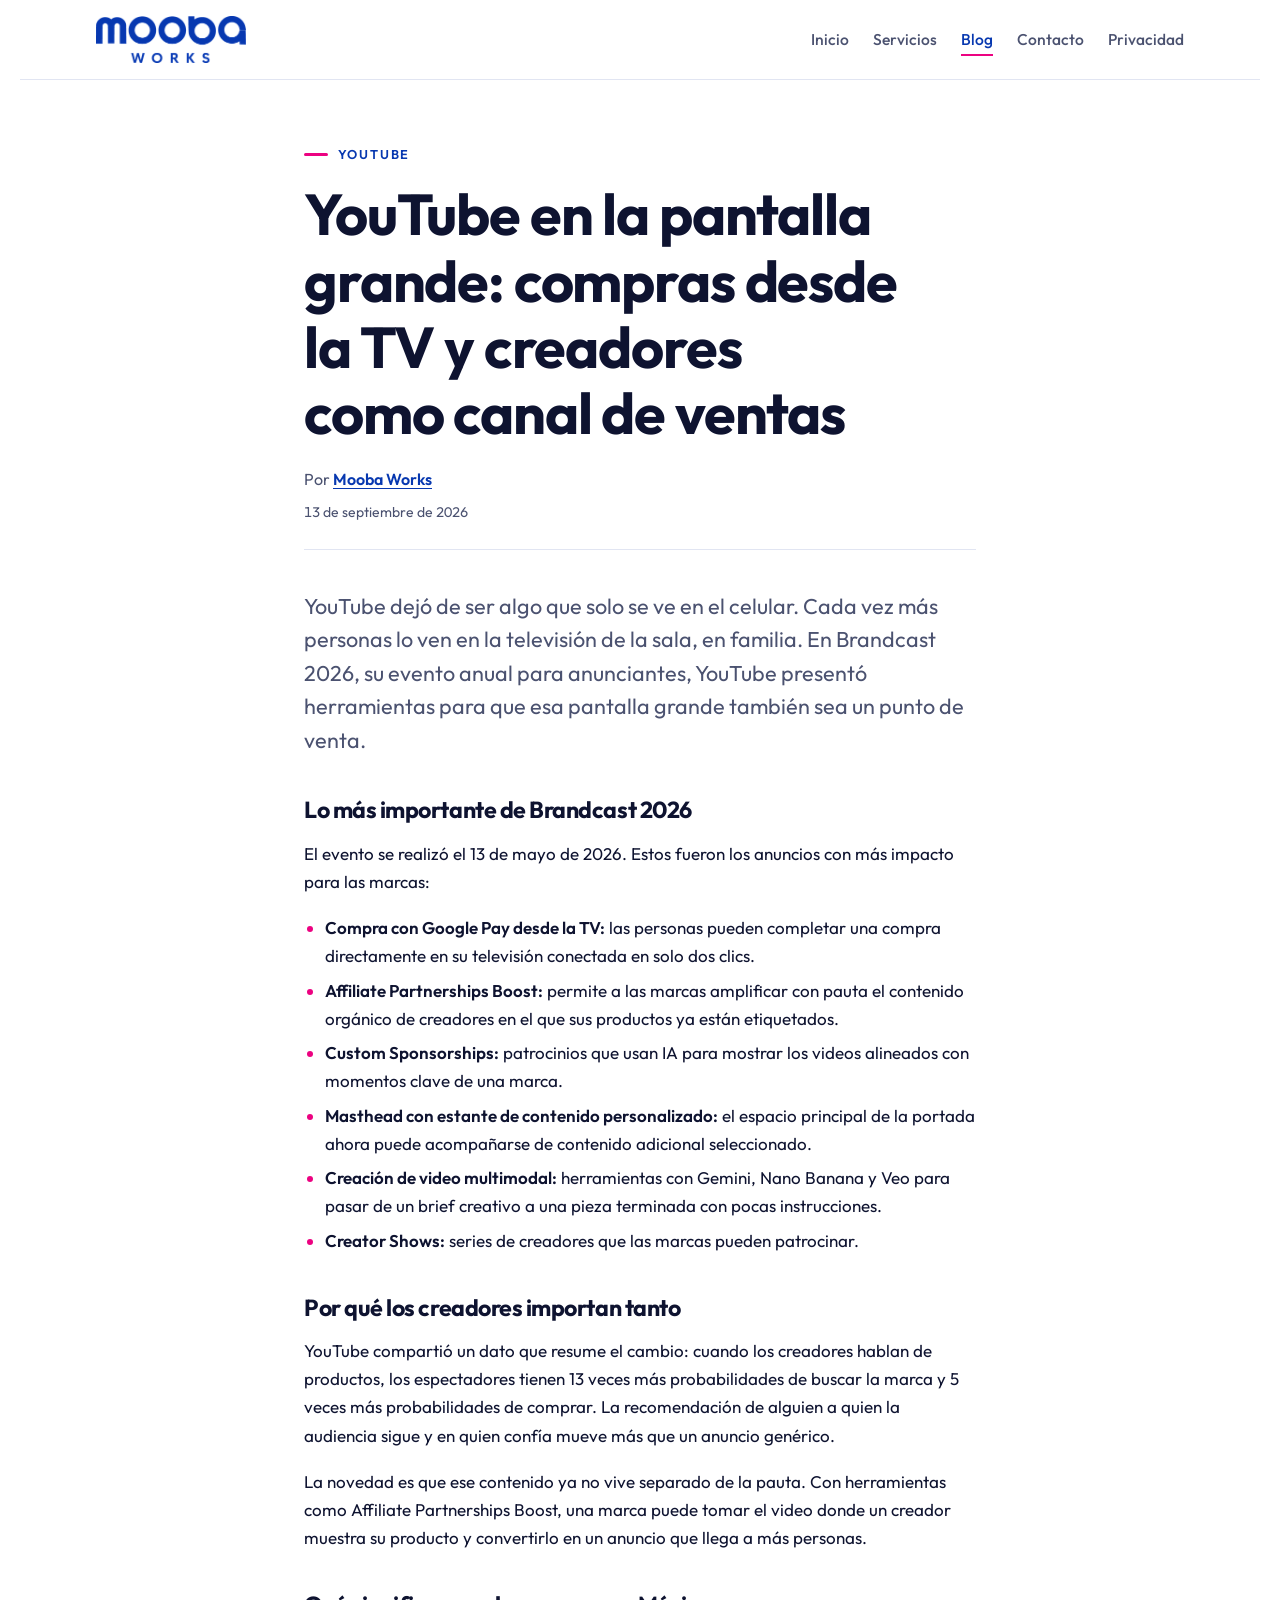
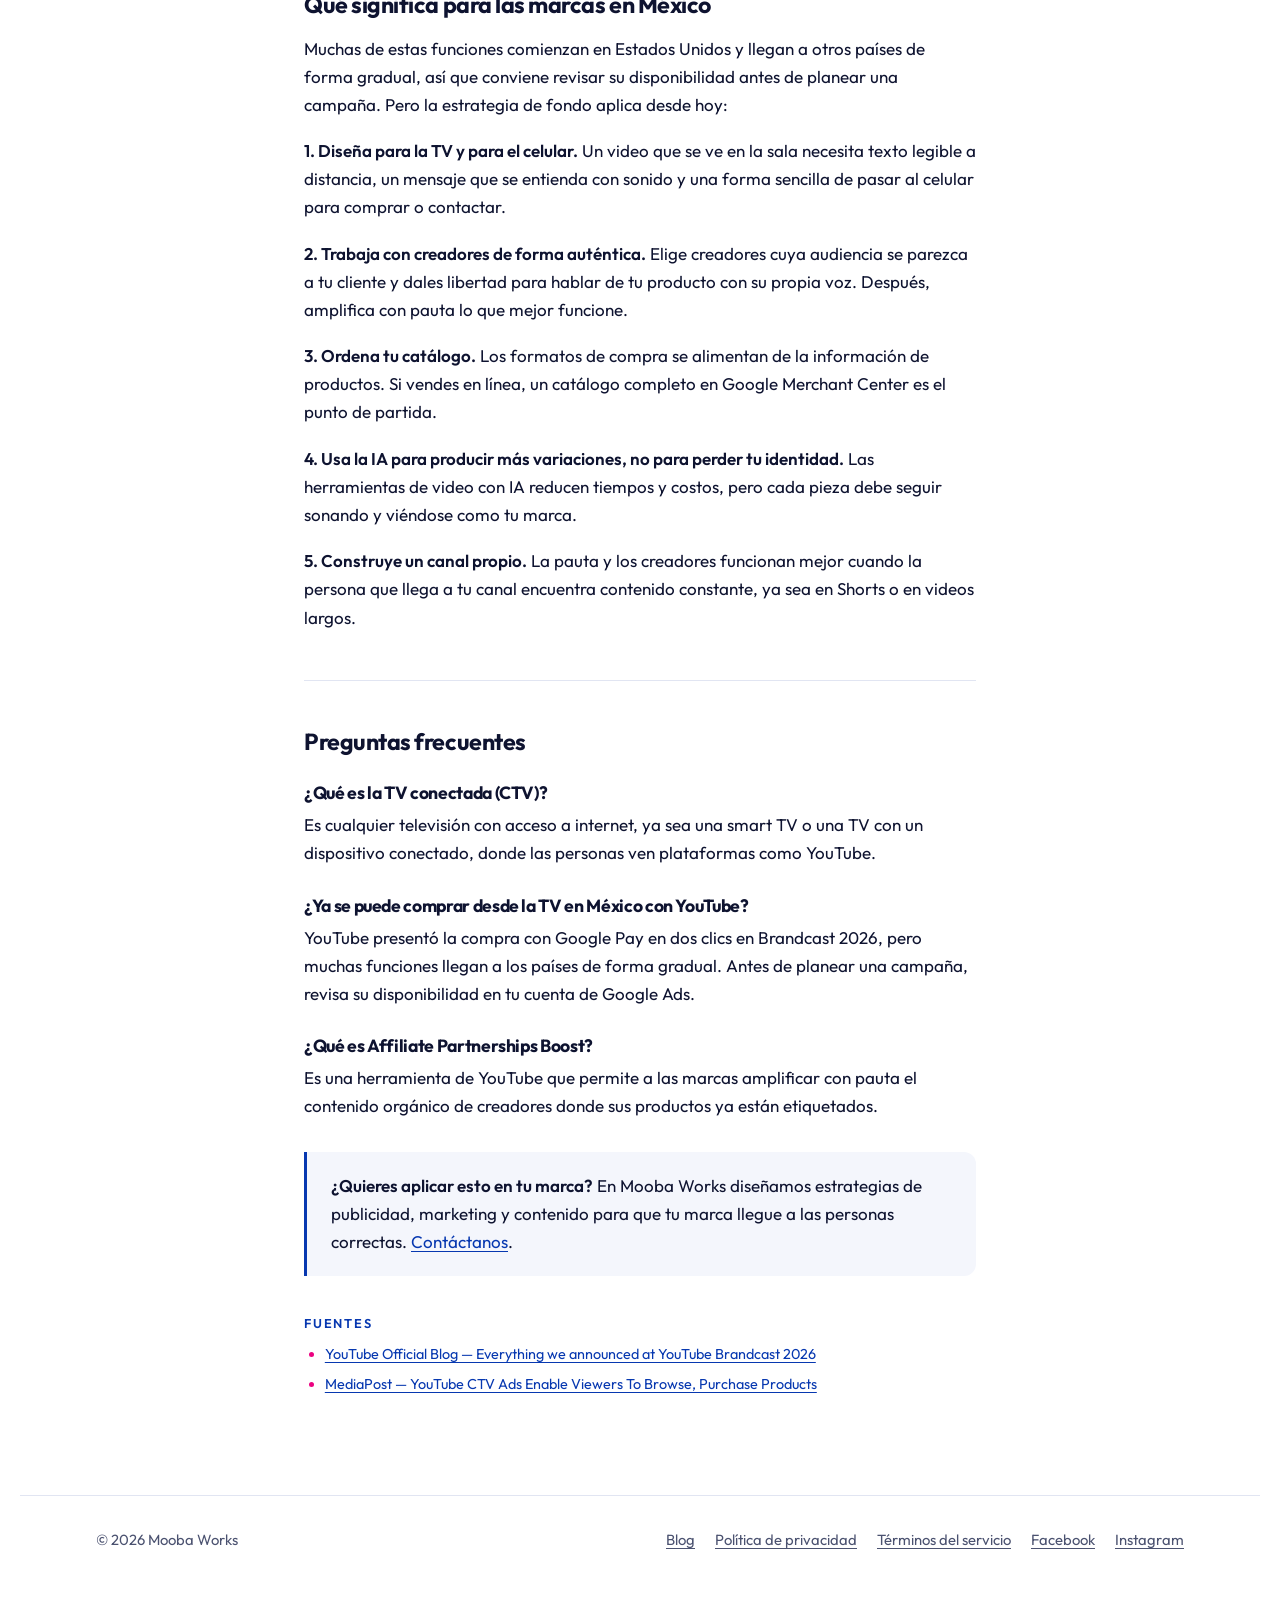
<file: blog/youtube-tv-compras-creadores-brandcast-2026.html>
<!doctype html>
<html lang="es">
<head>
  <meta charset="utf-8">
  <meta name="viewport" content="width=device-width, initial-scale=1">
  <title>YouTube en la pantalla grande: compras desde la TV y creadores como canal de ventas — Mooba Works</title>
  <meta name="description" content="En Brandcast 2026, YouTube presentó compras en dos clics desde la TV, nuevas formas de amplificar a creadores y herramientas de IA para producir video. Qué significa para las marcas.">
  <meta name="author" content="Mooba Works">
  <link rel="canonical" href="https://www.moobaworks.com/blog/youtube-tv-compras-creadores-brandcast-2026.html">
  <link rel="icon" type="image/png" href="../img/favicon.png">
  <link rel="apple-touch-icon" href="../img/apple-touch-icon.png">
  <meta property="og:type" content="article">
  <meta property="og:title" content="YouTube en la pantalla grande: compras desde la TV y creadores como canal de ventas">
  <meta property="og:description" content="En Brandcast 2026, YouTube presentó compras en dos clics desde la TV, nuevas formas de amplificar a creadores y herramientas de IA para producir video. Qué significa para las marcas.">
  <meta property="og:url" content="https://www.moobaworks.com/blog/youtube-tv-compras-creadores-brandcast-2026.html">
  <meta property="og:image" content="https://www.moobaworks.com/img/logo-moobaworks@2x.png">
  <meta property="og:site_name" content="Mooba Works">
  <meta property="og:locale" content="es_MX">
  <meta property="article:published_time" content="2026-09-13">
  <meta property="article:author" content="Mooba Works">
  <link rel="preconnect" href="https://fonts.googleapis.com">
  <link rel="preconnect" href="https://fonts.gstatic.com" crossorigin>
  <link rel="stylesheet" href="https://fonts.googleapis.com/css2?family=Outfit:wght@400;500;600;700&display=swap">
  <link rel="stylesheet" href="../estilos.css">
  <script type="application/ld+json">
  {
    "@context": "https://schema.org",
    "@type": "BlogPosting",
    "headline": "YouTube en la pantalla grande: compras desde la TV y creadores como canal de ventas",
    "description": "En Brandcast 2026, YouTube presentó compras en dos clics desde la TV, nuevas formas de amplificar a creadores y herramientas de IA para producir video. Qué significa para las marcas.",
    "datePublished": "2026-09-13",
    "dateModified": "2026-09-13",
    "inLanguage": "es",
    "url": "https://www.moobaworks.com/blog/youtube-tv-compras-creadores-brandcast-2026.html",
    "mainEntityOfPage": {
      "@type": "WebPage",
      "@id": "https://www.moobaworks.com/blog/youtube-tv-compras-creadores-brandcast-2026.html"
    },
    "image": "https://www.moobaworks.com/img/logo-moobaworks@2x.png",
    "keywords": [
      "YouTube Ads",
      "Brandcast 2026",
      "TV conectada",
      "marketing con creadores",
      "YouTube Shopping",
      "estrategia de YouTube"
    ],
    "wordCount": 502,
    "author": {
      "@type": "Organization",
      "@id": "https://www.moobaworks.com/#organizacion",
      "name": "Mooba Works",
      "url": "https://www.moobaworks.com/"
    },
    "publisher": {
      "@type": "Organization",
      "@id": "https://www.moobaworks.com/#organizacion",
      "name": "Mooba Works",
      "url": "https://www.moobaworks.com/",
      "logo": {
        "@type": "ImageObject",
        "url": "https://www.moobaworks.com/img/logo-moobaworks@2x.png"
      }
    },
    "citation": [
      "https://blog.youtube/news-and-events/brandcast-2026-highlights/",
      "https://www.mediapost.com/publications/article/412238/youtube-ctv-ads-enable-viewers-to-browse-purchase.html"
    ]
  }
  </script>
  <script type="application/ld+json">
  {
    "@context": "https://schema.org",
    "@type": "FAQPage",
    "mainEntity": [
      {
        "@type": "Question",
        "name": "¿Qué es la TV conectada (CTV)?",
        "acceptedAnswer": {
          "@type": "Answer",
          "text": "Es cualquier televisión con acceso a internet, ya sea una smart TV o una TV con un dispositivo conectado, donde las personas ven plataformas como YouTube."
        }
      },
      {
        "@type": "Question",
        "name": "¿Ya se puede comprar desde la TV en México con YouTube?",
        "acceptedAnswer": {
          "@type": "Answer",
          "text": "YouTube presentó la compra con Google Pay en dos clics en Brandcast 2026, pero muchas funciones llegan a los países de forma gradual. Antes de planear una campaña, revisa su disponibilidad en tu cuenta de Google Ads."
        }
      },
      {
        "@type": "Question",
        "name": "¿Qué es Affiliate Partnerships Boost?",
        "acceptedAnswer": {
          "@type": "Answer",
          "text": "Es una herramienta de YouTube que permite a las marcas amplificar con pauta el contenido orgánico de creadores donde sus productos ya están etiquetados."
        }
      }
    ]
  }
  </script>
</head>
<body>
  <header class="encabezado">
    <div class="contenedor">
      <a class="marca" href="../"><img src="../img/wordmark-moobaworks.png" srcset="../img/wordmark-moobaworks.png 1x, ../img/wordmark-moobaworks@2x.png 2x" width="320" height="101" alt="Mooba Works"></a>
      <nav aria-label="Principal">
        <ul class="nav">
          <li><a href="../">Inicio</a></li>
          <li><a href="../#servicios">Servicios</a></li>
          <li><a href="./" aria-current="page">Blog</a></li>
          <li><a href="../#contacto">Contacto</a></li>
          <li><a href="../privacidad.html">Privacidad</a></li>
        </ul>
      </nav>
    </div>
  </header>

  <main class="contenedor">
    <article class="lectura documento">
      <header class="articulo-cabecera">
        <p class="antetitulo">YouTube</p>
        <h1>YouTube en la pantalla grande: compras desde la TV y creadores como canal de ventas</h1>
        <p class="firma">Por <a href="../" rel="author">Mooba Works</a></p>
        <time class="fecha" datetime="2026-09-13">13 de septiembre de 2026</time>
      </header>

<p class="lede">YouTube dejó de ser algo que solo se ve en el celular. Cada vez más personas lo ven en la televisión de la sala, en familia. En Brandcast 2026, su evento anual para anunciantes, YouTube presentó herramientas para que esa pantalla grande también sea un punto de venta.</p>

<h2>Lo más importante de Brandcast 2026</h2>
<p>El evento se realizó el 13 de mayo de 2026. Estos fueron los anuncios con más impacto para las marcas:</p>
<ul>
  <li><strong>Compra con Google Pay desde la TV:</strong> las personas pueden completar una compra directamente en su televisión conectada en solo dos clics.</li>
  <li><strong>Affiliate Partnerships Boost:</strong> permite a las marcas amplificar con pauta el contenido orgánico de creadores en el que sus productos ya están etiquetados.</li>
  <li><strong>Custom Sponsorships:</strong> patrocinios que usan IA para mostrar los videos alineados con momentos clave de una marca.</li>
  <li><strong>Masthead con estante de contenido personalizado:</strong> el espacio principal de la portada ahora puede acompañarse de contenido adicional seleccionado.</li>
  <li><strong>Creación de video multimodal:</strong> herramientas con Gemini, Nano Banana y Veo para pasar de un brief creativo a una pieza terminada con pocas instrucciones.</li>
  <li><strong>Creator Shows:</strong> series de creadores que las marcas pueden patrocinar.</li>
</ul>

<h2>Por qué los creadores importan tanto</h2>
<p>YouTube compartió un dato que resume el cambio: cuando los creadores hablan de productos, los espectadores tienen 13 veces más probabilidades de buscar la marca y 5 veces más probabilidades de comprar. La recomendación de alguien a quien la audiencia sigue y en quien confía mueve más que un anuncio genérico.</p>
<p>La novedad es que ese contenido ya no vive separado de la pauta. Con herramientas como Affiliate Partnerships Boost, una marca puede tomar el video donde un creador muestra su producto y convertirlo en un anuncio que llega a más personas.</p>

<h2>Qué significa para las marcas en México</h2>
<p>Muchas de estas funciones comienzan en Estados Unidos y llegan a otros países de forma gradual, así que conviene revisar su disponibilidad antes de planear una campaña. Pero la estrategia de fondo aplica desde hoy:</p>
<p><strong>1. Diseña para la TV y para el celular.</strong> Un video que se ve en la sala necesita texto legible a distancia, un mensaje que se entienda con sonido y una forma sencilla de pasar al celular para comprar o contactar.</p>
<p><strong>2. Trabaja con creadores de forma auténtica.</strong> Elige creadores cuya audiencia se parezca a tu cliente y dales libertad para hablar de tu producto con su propia voz. Después, amplifica con pauta lo que mejor funcione.</p>
<p><strong>3. Ordena tu catálogo.</strong> Los formatos de compra se alimentan de la información de productos. Si vendes en línea, un catálogo completo en Google Merchant Center es el punto de partida.</p>
<p><strong>4. Usa la IA para producir más variaciones, no para perder tu identidad.</strong> Las herramientas de video con IA reducen tiempos y costos, pero cada pieza debe seguir sonando y viéndose como tu marca.</p>
<p><strong>5. Construye un canal propio.</strong> La pauta y los creadores funcionan mejor cuando la persona que llega a tu canal encuentra contenido constante, ya sea en Shorts o en videos largos.</p>

      <section class="preguntas">
<h2>Preguntas frecuentes</h2>
<h3>¿Qué es la TV conectada (CTV)?</h3>
<p>Es cualquier televisión con acceso a internet, ya sea una smart TV o una TV con un dispositivo conectado, donde las personas ven plataformas como YouTube.</p>
<h3>¿Ya se puede comprar desde la TV en México con YouTube?</h3>
<p>YouTube presentó la compra con Google Pay en dos clics en Brandcast 2026, pero muchas funciones llegan a los países de forma gradual. Antes de planear una campaña, revisa su disponibilidad en tu cuenta de Google Ads.</p>
<h3>¿Qué es Affiliate Partnerships Boost?</h3>
<p>Es una herramienta de YouTube que permite a las marcas amplificar con pauta el contenido orgánico de creadores donde sus productos ya están etiquetados.</p>
      </section>

      <aside class="recuadro">
        <p><strong>¿Quieres aplicar esto en tu marca?</strong> En Mooba Works diseñamos estrategias de publicidad, marketing y contenido para que tu marca llegue a las personas correctas. <a href="../#contacto">Contáctanos</a>.</p>
      </aside>

      <section class="fuentes">
        <h2>Fuentes</h2>
        <ul>
  <li><a href="https://blog.youtube/news-and-events/brandcast-2026-highlights/">YouTube Official Blog — Everything we announced at YouTube Brandcast 2026</a></li>
  <li><a href="https://www.mediapost.com/publications/article/412238/youtube-ctv-ads-enable-viewers-to-browse-purchase.html">MediaPost — YouTube CTV Ads Enable Viewers To Browse, Purchase Products</a></li>
        </ul>
      </section>
    </article>
  </main>

  <footer class="pie">
    <div class="contenedor">
      <p>© 2026 Mooba Works</p>
      <ul class="pie-enlaces">
        <li><a href="./">Blog</a></li>
        <li><a href="../privacidad.html">Política de privacidad</a></li>
        <li><a href="../terminos.html">Términos del servicio</a></li>
        <li><a href="https://www.facebook.com/moobaworks">Facebook</a></li>
        <li><a href="https://www.instagram.com/mooba_works/">Instagram</a></li>
      </ul>
    </div>
  </footer>
</body>
</html>
</file>
<file: estilos.css>
/* Mooba Works — hoja de estilos única para todo el sitio */

:root {
  --blanco: #ffffff;
  --niebla: #f4f6fc;
  --tinta: #0e1330;
  --tinta-suave: #4b5270;
  --linea: #e1e5f2;
  --azul: #0738b0;
  --azul-hondo: #052a85;
  --rosa: #ec0281;
  --sans: "Zabal", "Outfit", system-ui, -apple-system, "Segoe UI", Roboto, Arial, sans-serif;
  --ancho: 68rem;
  --lectura: 42rem;
}

*,
*::before,
*::after {
  box-sizing: border-box;
}

html {
  -webkit-text-size-adjust: 100%;
}

body {
  margin: 0;
  background: var(--blanco);
  color: var(--tinta);
  font-family: var(--sans);
  font-size: 1.0625rem;
  line-height: 1.65;
  padding-inline: 1.25rem;
}

img {
  max-width: 100%;
  height: auto;
  display: block;
}

.contenedor {
  max-width: var(--ancho);
  margin-inline: auto;
}

.lectura {
  max-width: var(--lectura);
  margin-inline: auto;
}

/* Encabezado y navegación */

.encabezado {
  border-bottom: 1px solid var(--linea);
}

.encabezado .contenedor {
  display: flex;
  flex-wrap: wrap;
  align-items: center;
  justify-content: space-between;
  gap: 0.75rem 2rem;
  padding-block: 1rem;
}

.marca img {
  width: 150px;
}

.nav {
  display: flex;
  flex-wrap: wrap;
  gap: 0.25rem 1.5rem;
  margin: 0;
  padding: 0;
  list-style: none;
  font-size: 0.975rem;
  font-weight: 500;
}

.nav a {
  color: var(--tinta-suave);
  text-decoration: none;
  padding-block: 0.35rem;
  border-bottom: 2px solid transparent;
}

.nav a:hover {
  color: var(--azul);
}

.nav a[aria-current="page"] {
  color: var(--azul);
  border-bottom-color: var(--rosa);
}

/* Tipografía */

main {
  padding-block: 3.5rem 5rem;
}

h1,
h2,
h3 {
  line-height: 1.15;
  letter-spacing: -0.02em;
  font-weight: 700;
  text-wrap: balance;
  color: var(--tinta);
}

h1 {
  font-size: clamp(2.2rem, 5.5vw, 3.6rem);
  margin: 0 0 1.25rem;
}

h2 {
  font-size: clamp(1.5rem, 3vw, 2rem);
  margin: 3rem 0 1rem;
}

h3 {
  font-size: 1.2rem;
  margin: 0 0 0.5rem;
}

p,
ul,
ol {
  margin: 0 0 1.15rem;
}

a {
  color: var(--azul);
  text-decoration-thickness: 1px;
  text-underline-offset: 0.2em;
}

a:hover {
  color: var(--azul-hondo);
  text-decoration-thickness: 2px;
}

strong {
  font-weight: 600;
}

.resaltado {
  color: var(--azul);
}

.antetitulo {
  display: inline-flex;
  align-items: center;
  gap: 0.6rem;
  font-size: 0.8rem;
  font-weight: 600;
  letter-spacing: 0.14em;
  text-transform: uppercase;
  color: var(--azul);
  margin-bottom: 1rem;
}

.antetitulo::before {
  content: "";
  width: 1.5rem;
  height: 3px;
  border-radius: 2px;
  background: var(--rosa);
}

.lede {
  font-size: clamp(1.15rem, 2.2vw, 1.35rem);
  line-height: 1.55;
  color: var(--tinta-suave);
}

.nota {
  font-size: 0.925rem;
  color: var(--tinta-suave);
}

.boton {
  display: inline-block;
  background: var(--azul);
  color: var(--blanco);
  font-weight: 600;
  text-decoration: none;
  padding: 0.8rem 1.4rem;
  border-radius: 999px;
}

.boton:hover {
  background: var(--azul-hondo);
  color: var(--blanco);
}

.boton-secundario {
  display: inline-block;
  color: var(--azul);
  font-weight: 600;
  text-decoration: none;
  padding: 0.8rem 0.25rem;
}

/* Portada */

.portada {
  display: grid;
  grid-template-columns: 1.3fr 1fr;
  align-items: center;
  gap: 2rem 4rem;
  padding-bottom: 3.5rem;
}

.portada-logo {
  justify-self: center;
  width: min(100%, 360px);
}

.acciones {
  display: flex;
  flex-wrap: wrap;
  gap: 0.5rem 1rem;
  margin-top: 2rem;
}

.seccion {
  padding-block: 3.5rem;
  border-top: 1px solid var(--linea);
}

.seccion > h2:first-of-type {
  margin-top: 0;
}

.dos-columnas {
  display: grid;
  grid-template-columns: 1fr 1fr;
  gap: 1.5rem 4rem;
}

.servicios {
  display: grid;
  grid-template-columns: repeat(4, 1fr);
  gap: 2rem;
  margin: 2rem 0 0;
  padding: 0;
  list-style: none;
}

.servicios li {
  border-top: 3px solid var(--azul);
  padding-top: 1.1rem;
}

.servicios p {
  margin: 0;
  color: var(--tinta-suave);
  font-size: 0.975rem;
}

.cita {
  font-size: clamp(1.3rem, 2.8vw, 1.75rem);
  line-height: 1.4;
  font-weight: 600;
  letter-spacing: -0.01em;
  margin: 0 0 1.25rem;
  color: var(--azul);
}

/* Banda de contacto */

.contacto {
  background: var(--azul);
  color: var(--blanco);
  border-radius: 1.25rem;
  padding: clamp(1.75rem, 5vw, 3.5rem);
  margin-top: 1rem;
}

.contacto h2 {
  color: var(--blanco);
  margin-top: 0;
}

.contacto .antetitulo {
  color: var(--blanco);
}

.contacto p {
  color: #dfe6fb;
}

.datos-contacto {
  display: grid;
  grid-template-columns: repeat(auto-fit, minmax(15rem, 1fr));
  gap: 1.5rem 2rem;
  margin: 2rem 0 0;
  padding: 0;
  list-style: none;
}

.datos-contacto span {
  display: block;
  font-size: 0.8rem;
  letter-spacing: 0.12em;
  text-transform: uppercase;
  color: #b9c7f2;
  margin-bottom: 0.2rem;
}

.datos-contacto a {
  color: var(--blanco);
  font-weight: 600;
  font-size: 1.1rem;
  text-decoration-color: var(--rosa);
  text-decoration-thickness: 2px;
  overflow-wrap: break-word;
}

/* Documentos (privacidad, artículo) */

.documento h2 {
  font-size: 1.45rem;
  margin-top: 2.5rem;
}

.documento ul {
  padding-left: 1.3rem;
}

.documento li + li {
  margin-top: 0.4rem;
}

.documento li::marker {
  color: var(--rosa);
}

.documento hr {
  border: 0;
  height: 3px;
  width: 3rem;
  border-radius: 2px;
  background: var(--rosa);
  margin: 2.75rem 0 0;
}

.preguntas {
  margin-top: 3rem;
  padding-top: 0.5rem;
  border-top: 1px solid var(--linea);
}

.preguntas h3 {
  margin-top: 1.75rem;
  font-size: 1.1rem;
}

.fuentes {
  margin-top: 2.5rem;
  font-size: 0.9rem;
  color: var(--tinta-suave);
}

.fuentes h2 {
  font-size: 0.8rem;
  font-weight: 600;
  letter-spacing: 0.14em;
  text-transform: uppercase;
  color: var(--azul);
  margin: 0 0 0.75rem;
}

.fuentes a {
  overflow-wrap: break-word;
}

.recuadro {
  background: var(--niebla);
  border-left: 3px solid var(--azul);
  border-radius: 0 0.75rem 0.75rem 0;
  padding: 1.25rem 1.5rem;
  margin: 2rem 0;
}

.recuadro p:last-child {
  margin-bottom: 0;
}

/* Blog */

.listado {
  list-style: none;
  padding: 0;
  margin: 2.5rem 0 0;
  border-top: 1px solid var(--linea);
}

.listado li {
  padding-block: 1.75rem;
  border-bottom: 1px solid var(--linea);
}

.listado h2 {
  margin: 0.35rem 0 0.5rem;
  font-size: 1.5rem;
}

.listado h2 a {
  color: var(--tinta);
  text-decoration: none;
}

.listado h2 a:hover {
  color: var(--azul);
}

.listado p {
  margin: 0;
  color: var(--tinta-suave);
}

.fecha {
  font-size: 0.875rem;
  color: var(--tinta-suave);
  font-variant-numeric: tabular-nums;
}

.articulo-cabecera {
  margin-bottom: 2.5rem;
  padding-bottom: 1.5rem;
  border-bottom: 1px solid var(--linea);
}

.firma {
  font-size: 1rem;
  color: var(--tinta-suave);
  margin: 0 0 0.25rem;
}

.firma a {
  font-weight: 600;
}

.cierre {
  margin-top: 3rem;
  padding-top: 1.5rem;
  border-top: 3px solid var(--azul);
  font-size: 1.15rem;
  font-weight: 600;
}

/* Pie */

.pie {
  border-top: 1px solid var(--linea);
  font-size: 0.925rem;
  color: var(--tinta-suave);
}

.pie .contenedor {
  display: flex;
  flex-wrap: wrap;
  justify-content: space-between;
  align-items: center;
  gap: 1rem 2rem;
  padding-block: 2rem 2.75rem;
}

.pie p {
  margin: 0;
}

.pie a {
  color: var(--tinta-suave);
}

.pie a:hover {
  color: var(--azul);
}

.pie-enlaces {
  display: flex;
  flex-wrap: wrap;
  gap: 0.4rem 1.25rem;
  margin: 0;
  padding: 0;
  list-style: none;
}

@media (max-width: 56rem) {
  .servicios {
    grid-template-columns: 1fr 1fr;
  }
}

@media (max-width: 44rem) {
  main {
    padding-block: 2.25rem 3.5rem;
  }

  .portada,
  .dos-columnas {
    grid-template-columns: 1fr;
  }

  .portada-logo {
    display: none;
  }

  .servicios {
    grid-template-columns: 1fr;
    gap: 1.5rem;
  }

  .marca img {
    width: 124px;
  }
}
</file>
